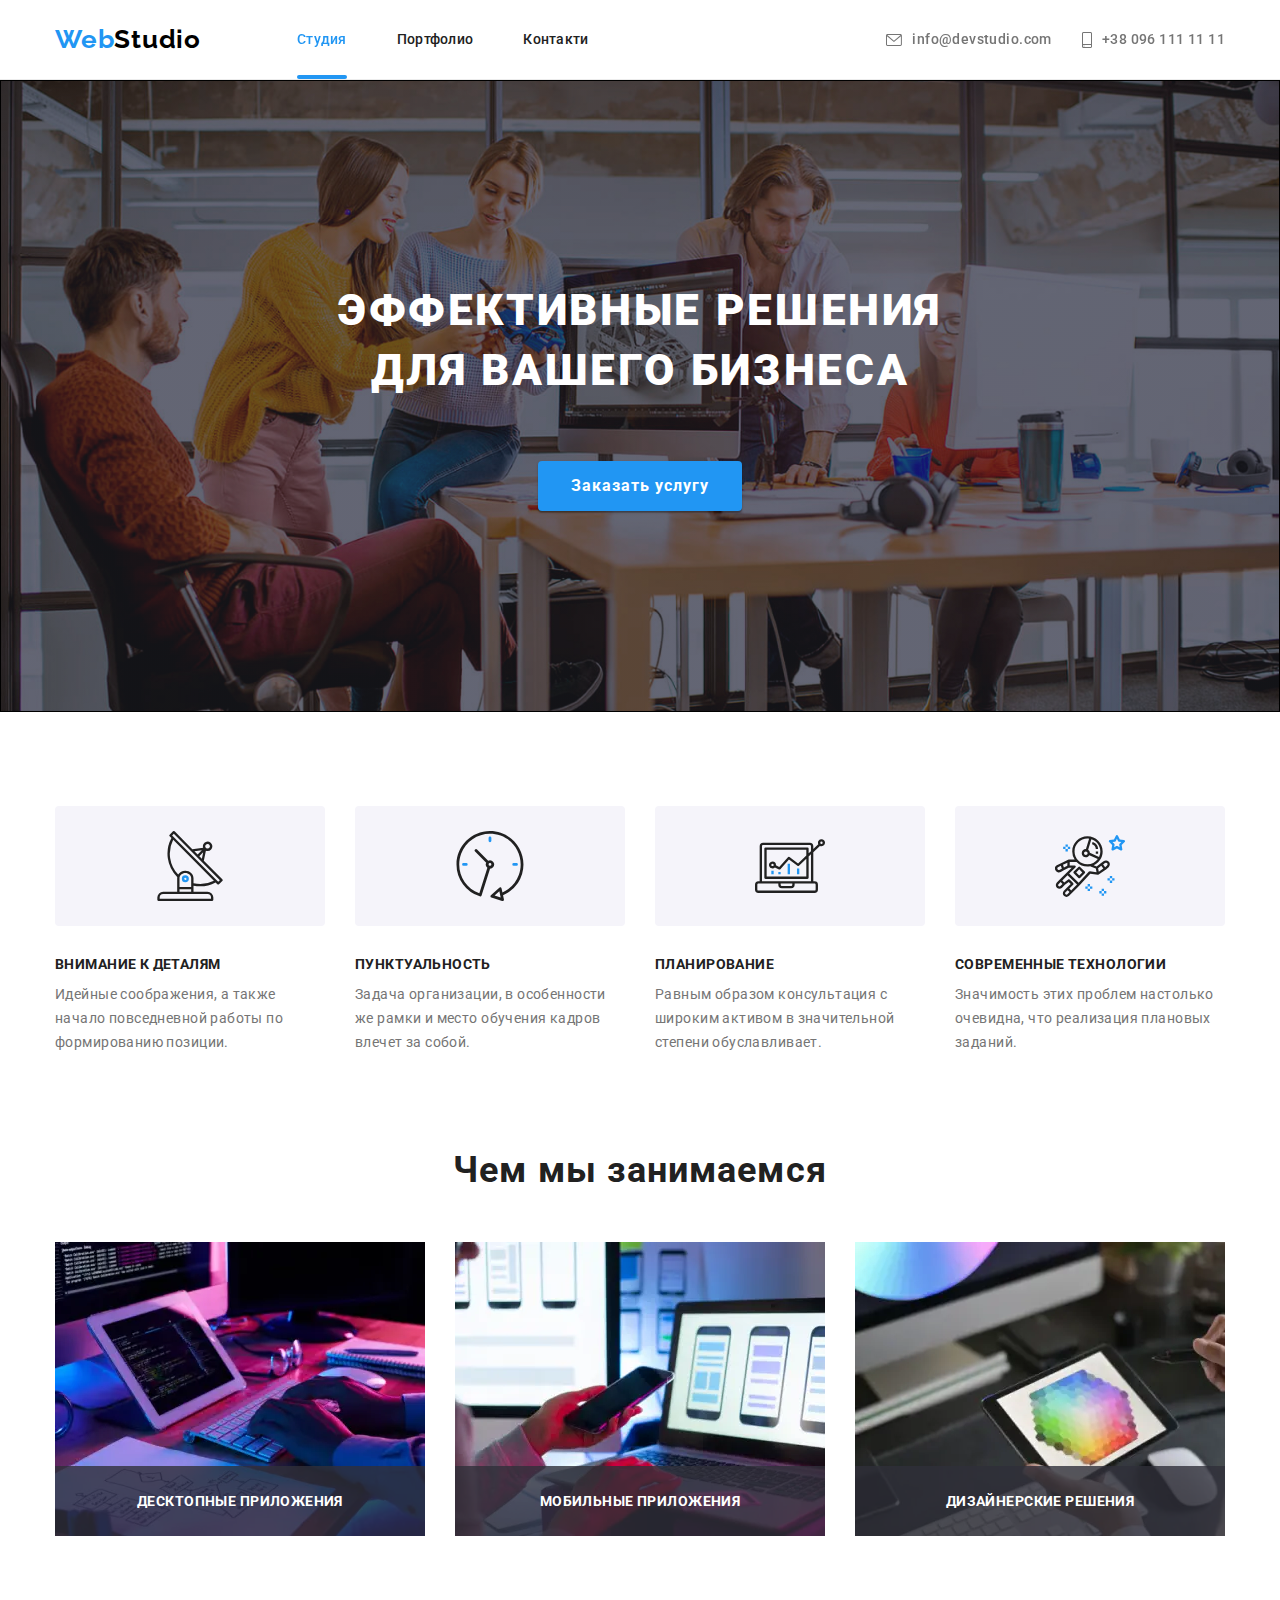
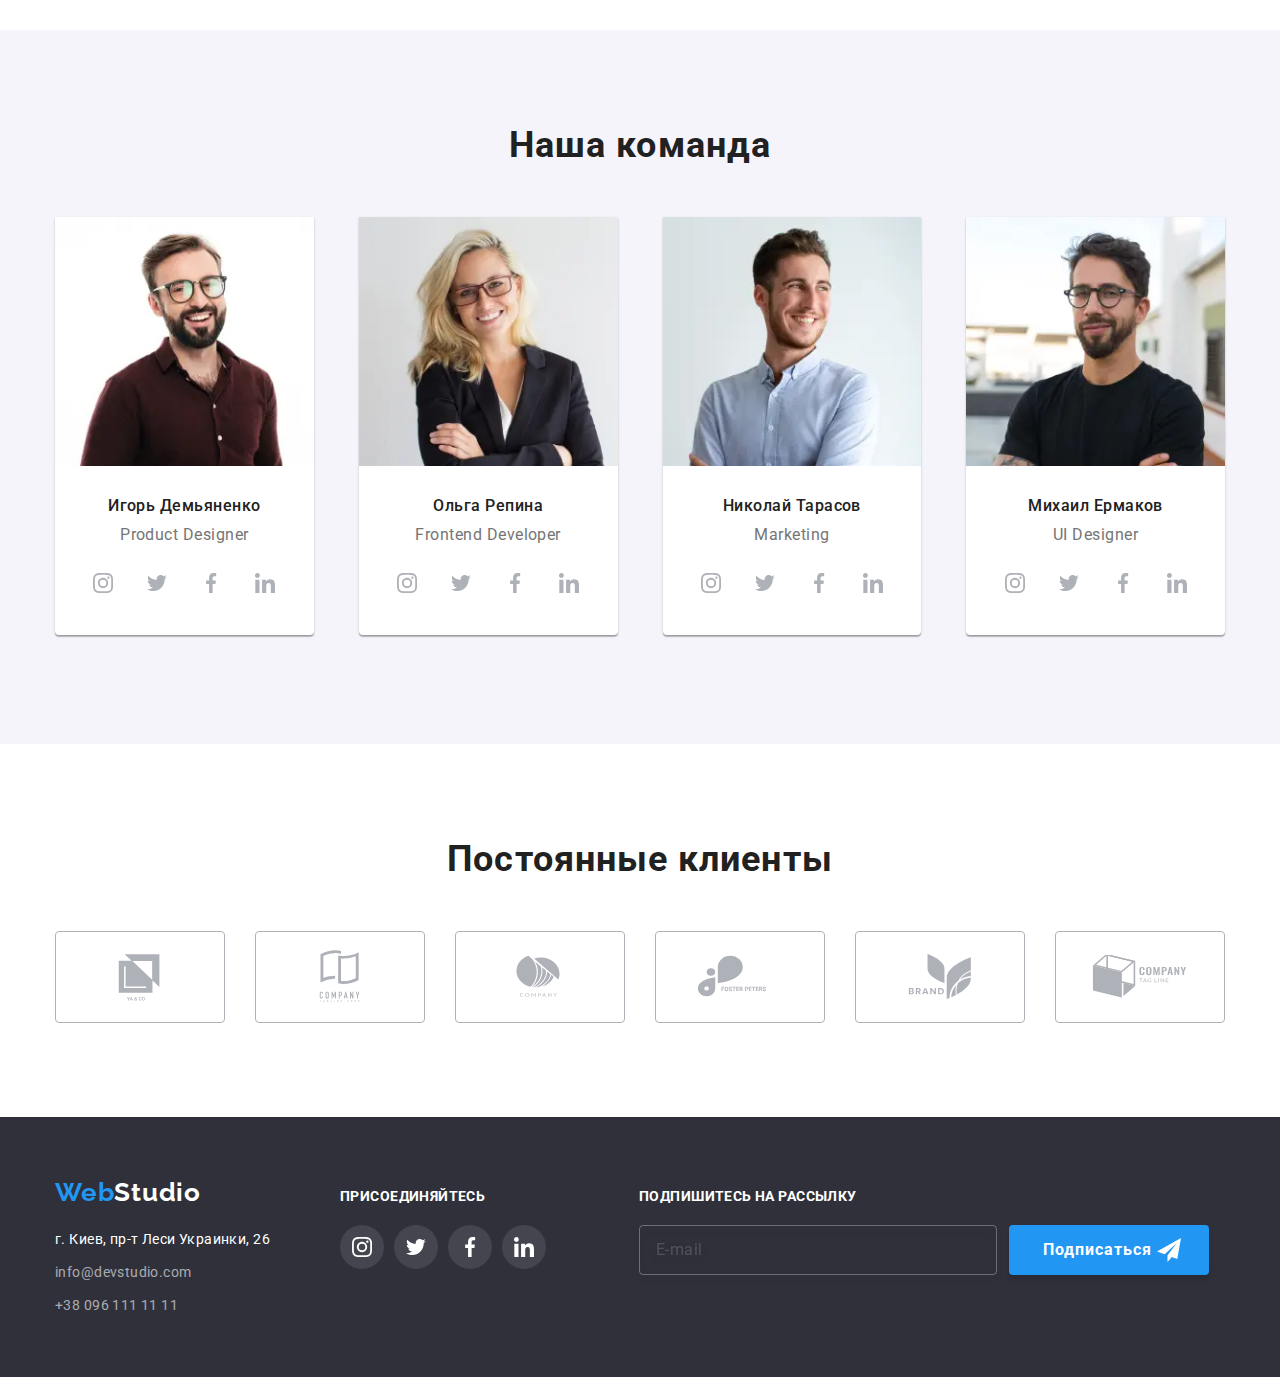
<file: index.html>
<!DOCTYPE html>
<html lang="ru">
  <head>
    <meta charset="UTF-8" />
    <meta http-equiv="X-UA-Compatible" content="IE=edge" />
    <meta name="viewport" content="width=device-width, initial-scale=1.0" />
    <link rel="preconnect" href="https://fonts.googleapis.com" />
    <link rel="preconnect" href="https://fonts.gstatic.com" crossorigin />
    <link rel="preconnect" href="https://fonts.googleapis.com" />
    <link rel="preconnect" href="https://fonts.gstatic.com" crossorigin />
    <link
      rel="stylesheet"
      href="https://cdnjs.cloudflare.com/ajax/libs/modern-normalize/1.0.0/modern-normalize.min.css"
    />
    <link
      href="https://fonts.googleapis.com/css2?family=Roboto:wght@400;500;700;900&display=swap"
      rel="stylesheet"
    />
    <link rel="preconnect" href="https://fonts.googleapis.com" />
    <link rel="preconnect" href="https://fonts.gstatic.com" crossorigin />
    <link
      href="https://fonts.googleapis.com/css2?family=Raleway:wght@700&display=swap"
      rel="stylesheet"
    />
    <link rel="stylesheet" href="./css/main.min.css" />
    <title>Студия</title>
  </head>
  <body>
    <!--Шапка-->
    <header class="header">
      <div class="container header__container">
        <a class="header__link" href="index.html">
          <span class="header__logo">Web</span>Studio</a
        >
        <button
          type="button"
          class="header__button"
          data-menu-button
          aria-controls="menu-container"
        >
          <svg width="40" height="40">
            <use
              class="icon-menu"
              href="./images/symbol-defs-menu.svg#icon-menu"
            ></use>
            <use
              class="icon-cross"
              href="./images/symbol-defs-menu.svg#icon-close"
            ></use>
          </svg>
        </button>
        <div class="menu-container" id="menu-container" data-menu>
          <div class="menu-container__item">
            <nav class="header__nav">
              <ul class="header__navigation">
                <li class="header__item">
                  <a class="header__text current" href="index.html">Студия</a>
                </li>
                <li class="header__item">
                  <a class="header__text" href="portfolio.html">Портфолио</a>
                </li>
                <li class="header__item">
                  <a class="header__text" href="#">Контакти</a>
                </li>
              </ul>
            </nav>
          </div>
          <div class="menu-container__item">
            <ul class="header__contacts">
              <li class="header__cont">
                <a
                  class="header__label header__label--color"
                  href="mailto:info@devstudio.com"
                >
                  <svg class="header__envelope">
                    <use href="./images/symbol-defsnew.svg#icon-envelope"></use>
                  </svg>
                  info@devstudio.com</a
                >
              </li>
              <li class="header__cont size">
                <a
                  class="header__label header__label--color size"
                  href="tel:+380961111111"
                >
                  <svg class="header__smartphone">
                    <use
                      href="./images/symbol-defsnew.svg#icon-smartphone"
                    ></use>
                  </svg>
                  +38 096 111 11 11</a
                >
              </li>
            </ul>
            <ul class="menu-socials">
              <li class="menu-socials__item">
                <a class="menu-socials__link" href="#">Инстаграм</a>
              </li>
              <li class="menu-socials__item">
                <a class="menu-socials__link" href="#">Твиттер</a>
              </li>
              <li class="menu-socials__item">
                <a class="menu-socials__link" href="#">Фейсбук</a>
              </li>
              <li class="menu-socials__item">
                <a class="menu-socials__link" href="#">Линкедин</a>
              </li>
            </ul>
          </div>
        </div>
      </div>
    </header>
    <main>
      <section class="section choice-section">
        <div class="container hero-container">
          <h1 class="hero">Эффективные решения для вашего бизнеса</h1>
          <button class="btn" type="button" data-modal-open>
            Заказать услугу
          </button>
          <div class="backdrop is-hidden" data-modal>
            <div class="modal">
              <button class="btn-close" data-modal-close>&#10005;</button>
              <p class="modal-title">Оставьте свои данные, мы вам перезвоним</p>
              <form class="form" name="main-form" novalidate autocomplete="on">
                <div class="form-name">
                  <label class="form-name-label" for="user-name">Имя</label>
                  <div class="form-input">
                    <input
                      class="form-name-input"
                      id="user-name"
                      type="text"
                      name="user-name"
                      placeholder
                    />
                    <svg class="form-name-icon">
                      <use
                        href="./images/symbol-defsmodal.svg#icon-person-1"
                      ></use>
                    </svg>
                  </div>
                </div>
                <div class="form-name">
                  <label class="form-name-label" for="user-tel">Телефон</label>
                  <div class="form-input">
                    <input
                      class="form-name-input"
                      id="user-tel"
                      type="tel"
                      name="user-tel"
                      placeholder
                    />
                    <svg class="form-name-icon">
                      <use
                        href="./images/symbol-defsmodal.svg#icon-phone-1"
                      ></use>
                    </svg>
                  </div>
                </div>
                <div class="form-name">
                  <label class="form-name-label" for="user-email">Почта</label>
                  <div class="form-input">
                    <input
                      class="form-name-input"
                      id="user-email"
                      type="email"
                      name="user-emali"
                      placeholder
                    />
                    <svg class="form-name-icon">
                      <use
                        href="./images/symbol-defsmodal.svg#icon-email-1"
                      ></use>
                    </svg>
                  </div>
                </div>
                <div class="form-name">
                  <div class="form-input">
                    <label class="form-name-label" for="user-coment"
                      >Комментарий</label
                    >
                    <textarea
                      class="form-name-input form-name-input-textarea"
                      name="user-coment"
                      id="user-coment"
                      rows="10"
                      placeholder="Введите текст"
                    ></textarea>
                  </div>
                  <div class="form-name checkbox">
                    <label class="checkbox-label" for="checkbox">
                      Соглашаюсь с рассылкой и принимаю
                      <a class="form-name-lable-text" href="#"
                        >Условия договора
                      </a>
                      <input
                        class="checkbox-input visually-hidden"
                        id="checkbox"
                        type="checkbox"
                        name="checkbox"
                      />
                      <svg
                        class="checkbox-icon icon-chek"
                        width="16"
                        height="15"
                      >
                        <use
                          href="./images/symbol-defs-icon.svg#icon-box"
                        ></use>
                      </svg>
                      <svg
                        class="checkbox-icon icon-bird"
                        width="16"
                        height="15"
                      >
                        <use
                          href="./images/symbol-defs-bird.svg#icon-bird"
                        ></use>
                      </svg>
                    </label>
                  </div>
                </div>
                <button class="form-name-btn" type="submit">Отправить</button>
              </form>
            </div>
          </div>
        </div>
      </section>
      <section class="section features-section">
        <div class="container">
          <h2 class="visually-hidden">Особенности</h2>
          <ul class="main-list">
            <li class="item-list">
              <div class="icon-box">
                <svg class="icon" width="70" height="70">
                  <use
                    class="icon-item"
                    href="./images/symbol-defsnew.svg#icon-antenna"
                  ></use>
                </svg>
              </div>
              <h3 class="action">Внимание к деталям</h3>
              <p class="description">
                Идейные соображения, а также начало повседневной работы по
                формированию позиции.
              </p>
            </li>
            <li class="item-list">
              <div class="icon-box">
                <svg class="icon" width="70" height="70">
                  <use
                    class="icon-item"
                    href="./images/symbol-defsnew.svg#icon-clock"
                  ></use>
                </svg>
              </div>
              <h3 class="action">Пунктуальность</h3>
              <p class="description">
                Задача организации, в особенности же рамки и место обучения
                кадров влечет за собой.
              </p>
            </li>
            <li class="item-list">
              <div class="icon-box">
                <svg class="icon" width="70" height="70">
                  <use
                    class="icon-item"
                    href="./images/symbol-defsnew.svg#icon-diagram"
                  ></use>
                </svg>
              </div>
              <h3 class="action">Планирование</h3>
              <p class="description">
                Равным образом консультация с широким активом в значительной
                степени обуславливает.
              </p>
            </li>
            <li class="item-list">
              <div class="icon-box">
                <svg class="icon" width="70" height="70">
                  <use
                    class="icon-item"
                    href="./images/symbol-defsnew.svg#icon-astronaut"
                  ></use>
                </svg>
              </div>
              <h3 class="action">Современные технологии</h3>
              <p class="description">
                Значимость этих проблем настолько очевидна, что реализация
                плановых заданий.
              </p>
            </li>
          </ul>
        </div>
      </section>
      <section class="section about__section">
        <div class="container about__container">
          <h2 class="about__title">Чем мы занимаемся</h2>
          <ul class="img-box">
            <li class="img-box__item">
              <picture>
                <source
                  srcset="./images/box1.webp 1x, ./images/box1@2x.webp 2x"
                  type="image/webp"
                />
                <img
                  ssrcset="./images/box1.jpg 1x, ./images/box1@2x.jpg 2x"
                  src="./images/box1.jpg"
                  alt="Десктопные Приложения"
                  width="370"
                  height="294"
                />
              </picture>
              <p class="img-box__text">Десктопные Приложения</p>
            </li>
            <li class="img-box__item">
              <picture>
                <source
                  srcset="./images/box2.webp 1x, ./images/box2@2x.webp 2x"
                  type="image/webp"
                />
                <img
                  srcset="./images/box2.jpg 1x, ./images/box2@2x.jpg 2x"
                  src="./images/box2.jpg"
                  alt="Мобильные Приложения"
                  width="370"
                  height="294"
                />
              </picture>
              <p class="img-box__text">Мобильные Приложения</p>
            </li>
            <li class="img-box__item">
              <picture>
                <source
                  srcset="./images/box3.webp 1x, ./images/box3@2x.webp 2x"
                  type="image/webp"
                />
                <img
                  srcset="./images/box3.jpg 1x, ./images/box3@2x.jpg 2x"
                  src="./images/box3.jpg"
                  alt="Дизайнерские Решения"
                  width="370"
                  height="294"
                />
              </picture>
              <p class="img-box__text">Дизайнерские Решения</p>
            </li>
          </ul>
        </div>
      </section>
      <section class="section team-section">
        <div class="container team-container">
          <h2 class="team">Наша команда</h2>
          <ul class="title-team">
            <li class="img-team">
              <picture>
                <source
                  srcset="./images/person.webp 1x, ./images/person@2x.webp 2x"
                  type="image/webp"
                />
                <img
                  class="img-person"
                  srcset="./images/person.jpg 1x, ./images/person@2x.jpg 2x"
                  src="./images/person.jpg"
                  alt="Игорь Демьяненко Product Designer"
                  width="270"
                  height="260"
                />
              </picture>
              <div class="card-content">
                <h3 class="person">Игорь Демьяненко</h3>
                <p class="speciality">Product Designer</p>
                <ul class="socials-list">
                  <li class="socials-item">
                    <a href="#" class="socials-link">
                      <svg class="socials-icon" width="20px" height="20px">
                        <use
                          href="./images/symbol-defsnew.svg#icon-instagram"
                        ></use>
                      </svg>
                    </a>
                  </li>
                  <li class="socials-item">
                    <a href="#" class="socials-link">
                      <svg class="socials-icon" width="20px" height="20px">
                        <use
                          href="./images/symbol-defsnew.svg#icon-twitter"
                        ></use>
                      </svg>
                    </a>
                  </li>
                  <li class="socials-item">
                    <a href="#" class="socials-link">
                      <svg class="socials-icon" width="20px" height="20px">
                        <use
                          href="./images/symbol-defsnew.svg#icon-facebook"
                        ></use>
                      </svg>
                    </a>
                  </li>
                  <li class="socials-item">
                    <a href="#" class="socials-link">
                      <svg class="socials-icon" width="20px" height="20px">
                        <use
                          href="./images/symbol-defsnew.svg#icon-linkedin"
                        ></use>
                      </svg>
                    </a>
                  </li>
                </ul>
              </div>
            </li>
            <li class="img-team">
              <picture>
                <source
                  srcset="./images/person2.webp 1x, ./images/person2@2x.webp 2x"
                  type="image/webp"
                />
                <img
                  class="img-person"
                  srcset="./images/person2.jpg 1x, ./images/person2@2x.jpg 2x"
                  src="./images/person2.jpg"
                  alt="Ольга Репина Frontend Developer"
                  width="270"
                  height="260"
                />
              </picture>
              <div class="card-content">
                <h3 class="person">Ольга Репина</h3>
                <p class="speciality">Frontend Developer</p>
                <ul class="socials-list">
                  <li class="socials-item">
                    <a href="#" class="socials-link">
                      <svg class="socials-icon" width="20px" height="20px">
                        <use
                          href="./images/symbol-defsnew.svg#icon-instagram"
                        ></use>
                      </svg>
                    </a>
                  </li>
                  <li class="socials-item">
                    <a href="#" class="socials-link">
                      <svg class="socials-icon" width="20px" height="20px">
                        <use
                          href="./images/symbol-defsnew.svg#icon-twitter"
                        ></use>
                      </svg>
                    </a>
                  </li>
                  <li class="socials-item">
                    <a href="#" class="socials-link">
                      <svg class="socials-icon" width="20px" height="20px">
                        <use
                          href="./images/symbol-defsnew.svg#icon-facebook"
                        ></use>
                      </svg>
                    </a>
                  </li>
                  <li class="socials-item">
                    <a href="#" class="socials-link">
                      <svg class="socials-icon" width="20px" height="20px">
                        <use
                          href="./images/symbol-defsnew.svg#icon-linkedin"
                        ></use>
                      </svg>
                    </a>
                  </li>
                </ul>
              </div>
            </li>
            <li class="img-team">
              <picture>
                <source
                  srcset="./images/person3.webp 1x, ./images/person3@2x.webp 2x"
                  type="image/webp"
                />
                <img
                  class="img-person"
                  srcset="./images/person3.jpg 1x, ./images/person3@2x.jpg 2x"
                  src="./images/person3.jpg"
                  alt="Николай Тарасов Marketing"
                  width="270"
                  height="260"
                />
              </picture>
              <div class="card-content">
                <h3 class="person">Николай Тарасов</h3>
                <p class="speciality">Marketing</p>
                <ul class="socials-list">
                  <li class="socials-item">
                    <a href="#" class="socials-link">
                      <svg class="socials-icon" width="20px" height="20px">
                        <use
                          href="./images/symbol-defsnew.svg#icon-instagram"
                        ></use>
                      </svg>
                    </a>
                  </li>
                  <li class="socials-item">
                    <a href="#" class="socials-link">
                      <svg class="socials-icon" width="20px" height="20px">
                        <use
                          href="./images/symbol-defsnew.svg#icon-twitter"
                        ></use>
                      </svg>
                    </a>
                  </li>
                  <li class="socials-item">
                    <a href="#" class="socials-link">
                      <svg class="socials-icon" width="20px" height="20px">
                        <use
                          href="./images/symbol-defsnew.svg#icon-facebook"
                        ></use>
                      </svg>
                    </a>
                  </li>
                  <li class="socials-item">
                    <a href="#" class="socials-link">
                      <svg class="socials-icon" width="20px" height="20px">
                        <use
                          href="./images/symbol-defsnew.svg#icon-linkedin"
                        ></use>
                      </svg>
                    </a>
                  </li>
                </ul>
              </div>
            </li>
            <li class="img-team">
              <picture>
                <source
                  srcset="./images/person4.webp 1x, ./images/person4@2x.webp 2x"
                  type="image/webp"
                />
                <img
                  class="img-person"
                  srcset="./images/person4.jpg 1x, ./images/person4@2x.jpg 2x"
                  src="./images/person4.jpg"
                  alt="Михаил Ермаков UI Designer"
                  width="270"
                  height="260"
                />
              </picture>
              <div class="card-content">
                <h3 class="person">Михаил Ермаков</h3>
                <p class="speciality">UI Designer</p>
                <ul class="socials-list">
                  <li class="socials-item">
                    <a href="#" class="socials-link">
                      <svg class="socials-icon" width="20px" height="20px">
                        <use
                          href="./images/symbol-defsnew.svg#icon-instagram"
                        ></use>
                      </svg>
                    </a>
                  </li>
                  <li class="socials-item">
                    <a href="#" class="socials-link">
                      <svg class="socials-icon" width="20px" height="20px">
                        <use
                          href="./images/symbol-defsnew.svg#icon-twitter"
                        ></use>
                      </svg>
                    </a>
                  </li>
                  <li class="socials-item">
                    <a href="#" class="socials-link">
                      <svg class="socials-icon" width="20px" height="20px">
                        <use
                          href="./images/symbol-defsnew.svg#icon-facebook"
                        ></use>
                      </svg>
                    </a>
                  </li>
                  <li class="socials-item">
                    <a href="#" class="socials-link">
                      <svg class="socials-icon" width="20px" height="20px">
                        <use
                          href="./images/symbol-defsnew.svg#icon-linkedin"
                        ></use>
                      </svg>
                    </a>
                  </li>
                </ul>
              </div>
            </li>
          </ul>
        </div>
      </section>
      <section class="section client-section">
        <div class="container client-container">
          <h2 class="client-header">Постоянные клиенты</h2>
          <div class="client-box">
            <ul class="client-list">
              <li class="icon-client-item">
                <a href="#" class="icon-group">
                  <svg class="icon-client" width="106" height="60">
                    <use href="./images/symbol-defsgroup.svg#icon-Group1"></use>
                  </svg>
                </a>
              </li>
              <li class="icon-client-item">
                <a href="#" class="icon-group">
                  <svg class="icon-client" width="106" height="60">
                    <use href="./images/symbol-defsgroup.svg#icon-Group2"></use>
                  </svg>
                </a>
              </li>
              <li class="icon-client-item">
                <a href="#" class="icon-group">
                  <svg class="icon-client" width="106" height="60">
                    <use href="./images/symbol-defsgroup.svg#icon-Group3"></use>
                  </svg>
                </a>
              </li>
              <li class="icon-client-item">
                <a href="#" class="icon-group"
                  ><svg class="icon-client" width="106" height="60">
                    <use href="./images/symbol-defsgroup.svg#icon-Group4"></use>
                  </svg>
                </a>
              </li>
              <li class="icon-client-item">
                <a href="#" class="icon-group">
                  <svg class="icon-client" width="106" height="60">
                    <use href="./images/symbol-defsgroup.svg#icon-Group5"></use>
                  </svg>
                </a>
              </li>
              <li class="icon-client-item">
                <a href="#" class="icon-group">
                  <svg class="icon-client" width="106" height="60">
                    <use href="./images/symbol-defsgroup.svg#icon-Group6"></use>
                  </svg>
                </a>
              </li>
            </ul>
          </div>
        </div>
      </section>
    </main>
    <footer class="footer">
      <div class="container footer-container">
        <div class="footer-wrap">
          <div class="footer-info">
            <a class="logo-fotter" href="index.html">
              <span class="color-logo-fotter">Web</span>Studio</a
            >
            <address class="address-footer">
              <ul>
                <li class="address-list">
                  <a class="contact-list" href="#"
                    ><span class="map">г. Киев, пр-т Леси Украинки, 26</span></a
                  >
                </li>
                <li class="address-list">
                  <a class="contact-list" href="mailto:info@devstudio.com "
                    >info@devstudio.com</a
                  >
                </li>
                <li class="address-list">
                  <a class="contact-list" href="tel:+380961111111"
                    >+38 096 111 11 11</a
                  >
                </li>
              </ul>
            </address>
          </div>
          <div class="footer-icon-box">
            <p class="footer-icon-header">Присоединяйтесь</p>
            <ul class="footer-icon-list">
              <li class="socials-item">
                <a href="#" class="socials-link-footer">
                  <svg class="socials-icon" width="20px" height="20px">
                    <use
                      href="./images/symbol-defsnew.svg#icon-instagram"
                    ></use>
                  </svg>
                </a>
              </li>
              <li class="socials-item">
                <a href="#" class="socials-link-footer">
                  <svg class="socials-icon" width="20px" height="20px">
                    <use href="./images/symbol-defsnew.svg#icon-twitter"></use>
                  </svg>
                </a>
              </li>
              <li class="socials-item">
                <a href="#" class="socials-link-footer">
                  <svg class="socials-icon" width="20px" height="20px">
                    <use href="./images/symbol-defsnew.svg#icon-facebook"></use>
                  </svg>
                </a>
              </li>
              <li class="socials-item">
                <a href="#" class="socials-link-footer">
                  <svg class="socials-icon" width="20px" height="20px">
                    <use href="./images/symbol-defsnew.svg#icon-linkedin"></use>
                  </svg>
                </a>
              </li>
            </ul>
          </div>
          <div class="subscribe">
            <form
              class="subscribe-form"
              name="subscribe-form"
              autocomplete="on"
              novalidate
            >
              <label class="subscribe-label" for="email"
                >Подпишитесь на рассылку</label
              >
              <div class="subscribe-control">
                <input
                  class="subscribe-input"
                  id="email"
                  type="email"
                  name="email"
                  placeholder="E-mail"
                />
                <svg class="subscribe-icon" width="24" height="24">
                  <use
                    href="./images/symbol-defs-send.svg#icon-icon-send"
                  ></use>
                </svg>
                <button class="subscribe-btn" type="submit">Подписаться</button>
              </div>
            </form>
          </div>
        </div>
      </div>
    </footer>
    <script src="./js/modal.js"></script>
    <script src="./js/mobile-menu.js"></script>
  </body>
</html>
</file>
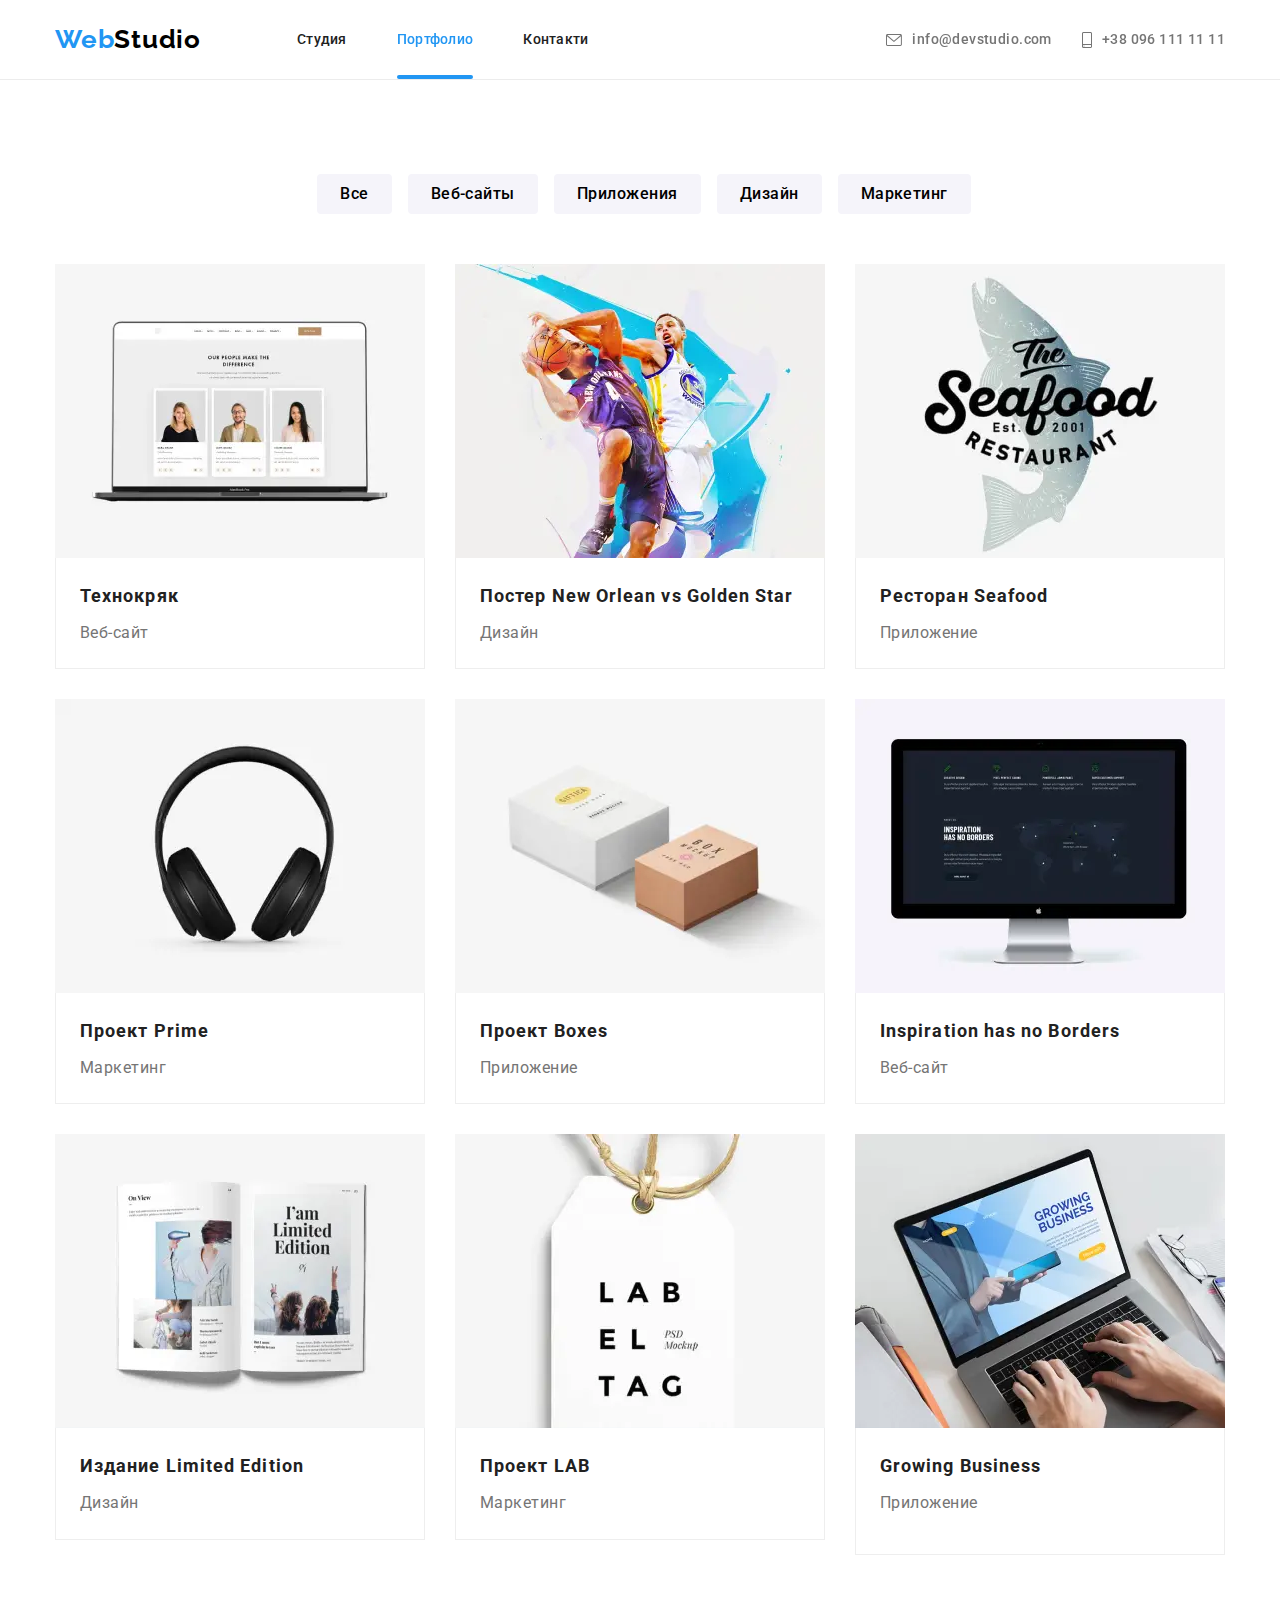
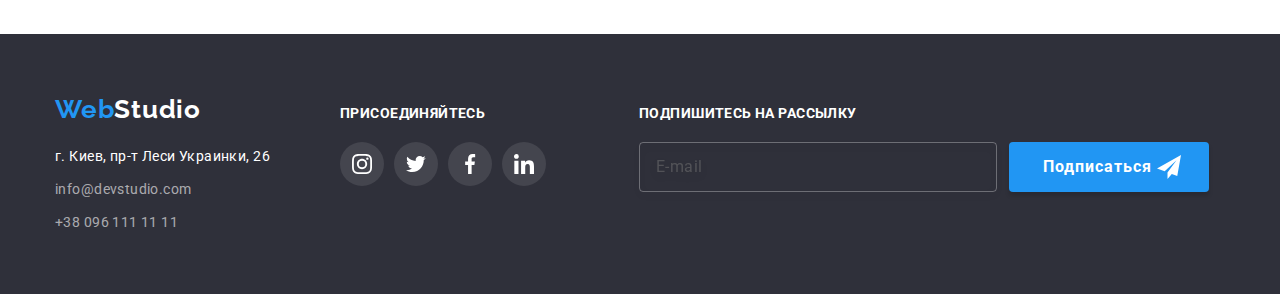
<file: portfolio.html>
<!DOCTYPE html>
<html lang="ru">
  <head>
    <meta charset="UTF-8" />
    <meta http-equiv="X-UA-Compatible" content="IE=edge" />
    <meta name="viewport" content="width=device-width, initial-scale=1.0" />
    <link rel="preconnect" href="https://fonts.googleapis.com" />
    <link rel="preconnect" href="https://fonts.gstatic.com" crossorigin />
    <link
      rel="stylesheet"
      href="https://cdnjs.cloudflare.com/ajax/libs/modern-normalize/1.0.0/modern-normalize.min.css"
    />
    <link
      href="https://fonts.googleapis.com/css2?family=Roboto:wght@400;500;700;900&display=swap"
      rel="stylesheet"
    />
    <link rel="preconnect" href="https://fonts.googleapis.com" />
    <link rel="preconnect" href="https://fonts.gstatic.com" crossorigin />
    <link
      href="https://fonts.googleapis.com/css2?family=Raleway:wght@700&display=swap"
      rel="stylesheet"
    />
    <!-- <link rel="stylesheet" href="css/slyles.css" /> -->
    <link rel="stylesheet" href="./css/main.min.css" />
    <title>Портфолио</title>
  </head>
  <body>
    <header class="header">
      <div class="container header__container">
        <a class="header__link" href="index.html">
          <span class="header__logo">Web</span>Studio</a
        >
        <button
          type="button"
          class="header__button"
          data-menu-button
          aria-controls="menu-container"
        >
          <svg width="40" height="40">
            <use
              class="icon-menu"
              href="./images/symbol-defs-menu.svg#icon-menu"
            ></use>
            <use
              class="icon-cross"
              href="./images/symbol-defs-menu.svg#icon-close"
            ></use>
          </svg>
        </button>
        <div class="menu-container" id="menu-container" data-menu>
          <div class="menu-container__item">
            <nav class="header__nav">
              <ul class="header__navigation">
                <li class="header__item">
                  <a class="header__text" href="index.html">Студия</a>
                </li>
                <li class="header__item">
                  <a class="header__text current" href="portfolio.html"
                    >Портфолио</a
                  >
                </li>
                <li class="header__item">
                  <a class="header__text" href="#">Контакти</a>
                </li>
              </ul>
            </nav>
          </div>
          <div class="menu-container__item">
            <ul class="header__contacts">
              <li class="header__cont">
                <a
                  class="header__label header__label--color"
                  href="mailto:info@devstudio.com"
                >
                  <svg class="header__envelope">
                    <use href="./images/symbol-defsnew.svg#icon-envelope"></use>
                  </svg>
                  info@devstudio.com</a
                >
              </li>
              <li class="header__cont size">
                <a
                  class="header__label header__label--color size"
                  href="tel:+380961111111"
                >
                  <svg class="header__smartphone">
                    <use
                      href="./images/symbol-defsnew.svg#icon-smartphone"
                    ></use>
                  </svg>
                  +38 096 111 11 11</a
                >
              </li>
            </ul>
            <ul class="menu-socials">
              <li class="menu-socials__item">
                <a class="menu-socials__link" href="#">Инстаграм</a>
              </li>
              <li class="menu-socials__item">
                <a class="menu-socials__link" href="#">Твиттер</a>
              </li>
              <li class="menu-socials__item">
                <a class="menu-socials__link" href="#">Фейсбук</a>
              </li>
              <li class="menu-socials__item">
                <a class="menu-socials__link" href="#">Линкедин</a>
              </li>
            </ul>
          </div>
        </div>
      </div>
    </header>
    <main>
      <section class="section filter-section">
        <div class="container filter-container">
          <h1 class="visually-hidden">Фильтр</h1>
          <ul class="filter">
            <li><button class="filter__button" type="button">Все</button></li>
            <li>
              <button class="filter__button" type="button">Веб-сайты</button>
            </li>
            <li>
              <button class="filter__button" type="button">Приложения</button>
            </li>
            <li>
              <button class="filter__button" type="button">Дизайн</button>
            </li>
            <li>
              <button class="filter__button" type="button">Маркетинг</button>
            </li>
          </ul>
          <ul class="app-list">
            <li class="item-app">
              <a class="product-link" href="#">
                <div class="product-link-content">
                  <picture>
                    <source
                      srcset="./images/card1.webp 1x, ./images/card1@2x.webp 2x"
                      type="image/webp"
                    />
                    <img
                      class="product-img"
                      srcset="./images/card1.jpg 1x, ./images/card1@2x.jpg 2x"
                      src="./images/card1.jpg"
                      alt="Пример техноякоря"
                      width="370"
                      height="294"
                    />
                  </picture>
                  <p class="product-link-overlay">
                    Ресурс предлагает комплексные предложения с разным уровнем
                    функционала и сервисов. Все это позволит посетителю получить
                    исчерпывающие сведения о компании или частном лице.
                  </p>
                </div>
                <div class="app-content">
                  <h2 class="product">Технокряк</h2>
                  <p class="type">Веб-сайт</p>
                </div>
              </a>
            </li>
            <li class="item-app">
              <a class="product-link" href="#">
                <div class="product-link-content">
                  <picture>
                    <source
                      srcset="./images/card2.webp 1x, ./images/card2@2x.webp 2x"
                      type="image/webp"
                    />
                    <img
                      class="product-img"
                      srcset="./images/card2.jpg 1x, ./images/card2@2.jpg 2x"
                      src="./images/card2.jpg"
                      alt="Постер New Orlean vs Golden Star"
                      width="370"
                      height="294"
                    />
                  </picture>
                  <p class="product-link-overlay">
                    Ресурс предлагает комплексные предложения с разным уровнем
                    функционала и сервисов. Все это позволит посетителю получить
                    исчерпывающие сведения о компании или частном лице.
                  </p>
                </div>
                <div class="app-content">
                  <h2 class="product">Постер New Orlean vs Golden Star</h2>
                  <p class="type">Дизайн</p>
                </div>
              </a>
            </li>
            <li class="item-app">
              <a class="product-link" href="#">
                <div class="product-link-content">
                  <picture>
                    <source
                      srcset="./images/card3.webp 1x, ./images/card3@2x.webp 2x"
                      type="image/webp"
                    />
                    <img
                      class="product-img"
                      srcset="./images/card3.jpg 1x, ./images/card3@2x.jpg 2x"
                      src="./images/card3.jpg"
                      alt="Ресторан Seafood"
                      width="370"
                      height="294"
                    />
                  </picture>
                  <p class="product-link-overlay">
                    Ресурс предлагает комплексные предложения с разным уровнем
                    функционала и сервисов. Все это позволит посетителю получить
                    исчерпывающие сведения о компании или частном лице.
                  </p>
                </div>
                <div class="app-content">
                  <h2 class="product">Ресторан Seafood</h2>
                  <p class="type">Приложение</p>
                </div>
              </a>
            </li>
            <li class="item-app">
              <a class="product-link" href="#">
                <div class="product-link-content">
                  <picture>
                    <source
                      srcset="./images/card4.webp 1x, ./images/card4@2x.webp 2x"
                      type="image/webp"
                    />
                    <img
                      class="product-img"
                      srcset="./images/card4.jpg 1x, ./images/card@2x./jpg 2x"
                      src="./images/card4.jpg"
                      alt="Проект Prime"
                      width="370"
                      height="294"
                    />
                  </picture>
                  <p class="product-link-overlay">
                    Ресурс предлагает комплексные предложения с разным уровнем
                    функционала и сервисов. Все это позволит посетителю получить
                    исчерпывающие сведения о компании или частном лице.
                  </p>
                </div>
                <div class="app-content">
                  <h2 class="product">Проект Prime</h2>
                  <p class="type">Маркетинг</p>
                </div>
              </a>
            </li>
            <li class="item-app">
              <a class="product-link" href="#">
                <div class="product-link-content">
                  <picture>
                    <source
                      srcset="./images/card5.webp 1x, ./images/card5@2x.webp 2x"
                      type="image/webp"
                    />
                    <img
                      class="product-img"
                      srcset="./images/card5.jpg 1x, ./images/card5@2x.jpg 2x"
                      src="./images/card5.jpg"
                      alt="Проект Boxes"
                      width="370"
                      height="294"
                    />
                  </picture>
                  <p class="product-link-overlay">
                    Ресурс предлагает комплексные предложения с разным уровнем
                    функционала и сервисов. Все это позволит посетителю получить
                    исчерпывающие сведения о компании или частном лице.
                  </p>
                </div>
                <div class="app-content">
                  <h2 class="product">Проект Boxes</h2>
                  <p class="type">Приложение</p>
                </div>
              </a>
            </li>
            <li class="item-app">
              <a class="product-link" href="#">
                <div class="product-link-content">
                  <picture>
                    <source
                      srcset="./images/card6.webp 1x, ./images/card6@2x.webp 2x"
                      type="image/webp"
                    />
                    <img
                      class="product-img"
                      srcset="./images/card6.jpg 1x, ./images/card6@2x.jpg 2x"
                      src="./images/card6.jpg"
                      alt="Inspiration has no Borders"
                      width="370"
                      height="294"
                    />
                  </picture>
                  <p class="product-link-overlay">
                    Ресурс предлагает комплексные предложения с разным уровнем
                    функционала и сервисов. Все это позволит посетителю получить
                    исчерпывающие сведения о компании или частном лице.
                  </p>
                </div>
                <div class="app-content">
                  <h2 class="product">Inspiration has no Borders</h2>
                  <p class="type">Веб-сайт</p>
                </div>
              </a>
            </li>
            <li class="item-app">
              <a class="product-link" href="#">
                <div class="product-link-content">
                  <picture>
                    <source
                      srcset="./images/card7.webp 1x, ./images/card7@2x.webp 2x"
                      type="image/webp"
                    />
                    <img
                      class="product-img"
                      srcset="./images/card7.jpg 1x, ./images/card7@2x.jpg 2x"
                      src="./images/card7.jpg"
                      alt="Издание Limited Edition"
                      width="370"
                      height="294"
                    />
                  </picture>
                  <p class="product-link-overlay">
                    Ресурс предлагает комплексные предложения с разным уровнем
                    функционала и сервисов. Все это позволит посетителю получить
                    исчерпывающие сведения о компании или частном лице.
                  </p>
                </div>
                <div class="app-content">
                  <h2 class="product">Издание Limited Edition</h2>
                  <p class="type">Дизайн</p>
                </div>
              </a>
            </li>
            <li class="item-app">
              <a class="product-link" href="#">
                <div class="product-link-content">
                  <picture>
                    <source
                      srcset="./images/card8.webp 1x, ./images/card8@2x.webp 2x"
                      type="image/webp"
                    />
                    <img
                      class="product-img"
                      srcset="./images/card8.jpg 1x, ./images/card8@2x.jpg 2x"
                      src="./images/card8.jpg"
                      alt="Проект LAB"
                      width="370"
                      height="294"
                    />
                  </picture>
                  <p class="product-link-overlay">
                    Ресурс предлагает комплексные предложения с разным уровнем
                    функционала и сервисов. Все это позволит посетителю получить
                    исчерпывающие сведения о компании или частном лице.
                  </p>
                </div>
                <div class="app-content">
                  <h2 class="product">Проект LAB</h2>
                  <p class="type">Маркетинг</p>
                </div>
              </a>
            </li>
            <li class="item-app">
              <a class="product-link" href="#">
                <div class="product-link-content">
                  <picture>
                    <source
                      srcset="./images/card9.webp 1x, ./images/card9@2x.webp 2x"
                      type="image/webp"
                    />
                    <img
                      class="product-img"
                      srcset="./images/card9.jpg 1x, ./images/card9@2x.jpg 2x"
                      src="./images/card9.jpg"
                      alt="Growing Business"
                      width="370"
                      height="294"
                    />
                  </picture>
                  <p class="product-link-overlay">
                    Ресурс предлагает комплексные предложения с разным уровнем
                    функционала и сервисов. Все это позволит посетителю получить
                    исчерпывающие сведения о компании или частном лице.
                  </p>
                </div>
                <div class="app-content">
                  <h2 class="product">Growing Business</h2>
                  <p class="type">Приложение</p>
                </div>
              </a>
            </li>
          </ul>
        </div>
      </section>
    </main>
    <footer class="footer">
      <div class="container footer-container">
        <div class="footer-wrap">
          <div class="footer-info">
            <a class="logo-fotter" href="index.html">
              <span class="color-logo-fotter">Web</span>Studio</a
            >
            <address class="address-footer">
              <ul>
                <li class="address-list">
                  <a class="contact-list" href="#"
                    ><span class="map">г. Киев, пр-т Леси Украинки, 26</span></a
                  >
                </li>
                <li class="address-list">
                  <a class="contact-list" href="mailto:info@devstudio.com "
                    >info@devstudio.com</a
                  >
                </li>
                <li class="address-list">
                  <a class="contact-list" href="tel:+380961111111"
                    >+38 096 111 11 11</a
                  >
                </li>
              </ul>
            </address>
          </div>
          <div class="footer-icon-box">
            <p class="footer-icon-header">Присоединяйтесь</p>
            <ul class="footer-icon-list">
              <li class="socials-item">
                <a href="#" class="socials-link-footer">
                  <svg class="socials-icon" width="20px" height="20px">
                    <use
                      href="./images/symbol-defsnew.svg#icon-instagram"
                    ></use>
                  </svg>
                </a>
              </li>
              <li class="socials-item">
                <a href="#" class="socials-link-footer">
                  <svg class="socials-icon" width="20px" height="20px">
                    <use href="./images/symbol-defsnew.svg#icon-twitter"></use>
                  </svg>
                </a>
              </li>
              <li class="socials-item">
                <a href="#" class="socials-link-footer">
                  <svg class="socials-icon" width="20px" height="20px">
                    <use href="./images/symbol-defsnew.svg#icon-facebook"></use>
                  </svg>
                </a>
              </li>
              <li class="socials-item">
                <a href="#" class="socials-link-footer">
                  <svg class="socials-icon" width="20px" height="20px">
                    <use href="./images/symbol-defsnew.svg#icon-linkedin"></use>
                  </svg>
                </a>
              </li>
            </ul>
          </div>
          <div class="subscribe">
            <form
              class="subscribe-form"
              name="subscribe-form"
              autocomplete="on"
              novalidate
            >
              <label class="subscribe-label" for="email"
                >Подпишитесь на рассылку</label
              >
              <div class="subscribe-control">
                <input
                  class="subscribe-input"
                  id="email"
                  type="email"
                  name="email"
                  placeholder="E-mail"
                />
                <svg class="subscribe-icon" width="24" height="24">
                  <use
                    href="./images/symbol-defs-send.svg#icon-icon-send"
                  ></use>
                </svg>
                <button class="subscribe-btn" type="submit">Подписаться</button>
              </div>
            </form>
          </div>
        </div>
      </div>
    </footer>
    <script src="./js/mobile-menu.js"></script>
  </body>
</html>
</file>
<file: css/slyles.css>
na:root {
    --color-choice:#2F303A;
    --color-main:#FFFFFF;
    --color-blue:#2196F3;
    --color-footer:#2F303A;
    --fotter-list:#FFFFFF;
    --heder-list:#212121;
    --color-text:#757575;
    --color-logo:#000000;
    --color-fotter-contact:rgba(255, 255, 255, 0.6);
    --color-button:#F5F4FA;
    --cardset-gap: 30px;
    --icon-gap:10px;
    --box-shadow:0px 1px 3px rgba(0, 0, 0, 0.12),
    0px 1px 1px rgba(0, 0, 0, 0.14),
    0px 2px 1px rgba(0, 0, 0, 0.2);
    --box-radius:0px 0px 4px 4px;
    --button-radius:4px 4px 4px 4px;
    --border-color:#EEEEEE;
    --border-color-nav:#ECECEC;
    --backgroung-color-hero:#C4C4C4;
    --fill-icon-socials: #AFB1B8;
    --cubik: cubic-bezier(0.4, 0, 0.2, 1);
    --background-color-img-box:rgba(47, 48, 58, 0.8);
}

body {
    font-family: Roboto, sans-serif;
    color: var(--color-text);
    background-color: var(--color-main);
    font-size: 14px;
    letter-spacing: 0.03em;

}
h1,
h2,
h3,
ul,
p,
ul {
    margin: 0px;
    padding: 0px;
    list-style-type: none;
}
img {
    display: block;
    max-width: 100%;
    height: auto;
}



address {
    font-style: normal;
    /* or */
    font-style: inherit;
}
.visually-hidden {
    position: absolute;
    white-space: nowrap;
    width: 1px;
    height: 1px;
    overflow: hidden;
    border: 0;
    padding: 0;
    clip: rect(0 0 0 0);
    clip-path: inset(50%);
    margin: -1px;
}

.container {
    width: 1200px;
    margin-left: auto;
    margin-right: auto;
    padding-left: 15px;
    padding-right: 15px;
}

/*--Навигация--*/
.header {
    border-bottom-style: solid;
    border-bottom-color: var(--border-color-nav);
    border-width: 1px;
}
.header__container {
    display: flex;
    align-items: center;

}
.header__navigation {
    display: flex;
    margin: 0;
    margin-left: 93px;
    padding: 0;
    align-items: center;
    font-weight: 500;
    font-size: 14px;
    line-height: 1.2;
    color: var(--heder-list);
    }
.header__nav {
    display: flex;
    margin: 0;
    padding-top: 24px;
    padding-bottom: 25px;
}

.header__logo {
    padding-top: 24px;
    padding-bottom: 25px;
}


.header__text {
    padding-top: 32px;
    padding-bottom: 32px;
    transition: color 250ms var(--cubik);
    color: var(--header-list);
    text-decoration: none;
}

.header__text:hover {
    color: var(--color-blue);
}

.header__text:focus {
    color: var(--color-main);
}


.current {
    position: relative;
    color: var(--color-blue);
}

.current::after {
    content: '';
    position: absolute;
    width: 100%;
    height: 4px;
    bottom: -5px;
    left: 0;
    border-radius: 2px;
    background-color: var(--color-blue);
}

.header__item {
    margin-left: 50px;
}

.header__item:first-child {
    margin-left: 0px;
}

.header__contacts {
  display: flex;
  margin: 0;
  margin-left: auto;
  padding: 0;
  padding-left: 15px;
  padding-right: 15px
}

.header__label { 
    font-weight: 500;
    font-size: 14px;
    display: flex;
    align-items: center;
    line-height: 1.7;
    text-decoration: none;
    letter-spacing: 0.03em;
    padding-top: 32px;
    padding-bottom: 32px;
    transition: color 250ms var(--cubik);
}

.header__label--color {
    color: var(--color-text);
}

.header__label:hover {
    color: var(--color-blue);
}

.header__label:focus {
    color: var(--color-blue);
}

.header__envelope {
    width: 16px;
    height: 12px;
    fill: var(--color-text);
    margin-right: 10px;
}


/* .header__label:hover .header__envelope {
    fill: var(--color-blue);
    transition: color 250ms var(--cubik);
} */

.header__smartphone {
    width: 10px;
    height: 16px;
    margin-right: 10px;
    fill: var(--color-text);
}

.header__label:hover .header__smartphone {
    fill: var(--color-blue);
    transition: color 250ms var(--cubik);
}

/*--Секции--*/
.section {
    padding-top: 94px;
    padding-bottom: 94px;
}
.hero-container {
        width: 1200px;
        margin-left: auto;
        margin-right: auto;
        padding-left: 15px;
        padding-right: 15px;
}
.choice-section {
    display: block;
    text-align: center;
}
.choice-section {
    background-color: var(--color-choice);
    padding-bottom: 200px;
    padding-top: 200px;
    max-width: 1600px;
    margin: 0 auto;
    background-image: linear-gradient( rgba(47,48,58,0.4) 40%, rgba(47,48,58,0.4) 40%), 
    url(../images/Img14.jpg);
    background-repeat: no-repeat;
    background-size: cover;
    background-position: center;
    border: 1px solid var(--color-logo);
}
.main-list {
    display: flex;
    flex-wrap: wrap;
}
.item-list {
    width: 270px;
    margin-right: 30px;
}
.item-list:nth-child(4n){
    margin-right: 0;
}

.hero {
    font-weight: 900;
    font-size: 44px;
    line-height: 1.4;
    color: var(--color-main);
    margin: 0 auto;
    text-transform: uppercase;
    letter-spacing: 0.06em;
    margin-bottom: 30px;
    width: 696px;
}
.img-box {
    display: flex;
    flex-wrap:wrap;
}
.img-box__item {
    position: relative;
    width: 370px;
    margin-right: 30px;
}
.img-box__item:nth-child(3n) {
    margin-right: 0;
}

.img-box__text {
    position: absolute;
    bottom: 0;
    width: 100%;
    padding: 27px;
    margin: 0;
    background-color: var(--background-color-img-box);
    color: var(--color-main);
    text-transform: uppercase;
    font-weight: 700;
    text-align: center;
}



.title-team {
    display: flex;
    flex-wrap: wrap;
    margin-left: calc( -1 * var(--cardset-gap));
    text-align: center;
    margin-top: 50px;
   
}

 .title-team > .img-team {
    flex-basis: calc(100%/4 - var(--cardset-gap));
    margin-left: var(--cardset-gap);
    background-color: var(--color-main);
    box-shadow: var(--box-shadow);
    border-radius: var(--box-radius);
}


.team-section {
    padding-top: 94px;
    padding-bottom: 94px;
    background-color: var(--color-button);
}
.card-content {
    padding-top: 30px;
    padding-bottom: 30px;
    
}



.address-footer {
    margin-top: 20px;
}

.address-list:not(:last-child) {
    margin-bottom: 9px;
}

.header__link {
    font-family: 'Raleway', sans-serif;
    font-weight: 700;
    font-size: 26px;
    text-decoration: none;
    line-height: 1.2;
    letter-spacing: 0.03em;
    color: var(--color-logo);
}
.header__logo {
    color: var(--color-blue);
    text-decoration: none;
}
.logo-fotter {
    font-family: 'Raleway', sans-serif;
    font-weight: 700;
    font-size: 26px;
    text-decoration: none;
    line-height: 1.2;
    letter-spacing: 0.03em;
    color: var(--color-main);
    /*margin-top: 60px;
    margin-bottom: 20px;*/
}
.color-logo-fotter {
    color: var(--color-blue);
    text-decoration: none;
    margin-top: 60px;
    margin-bottom: 20px;
}




.action {
    font-size: 14px;
    line-height: 1.2;
    text-transform: uppercase;
    color: var(--heder-list);
    letter-spacing: 0.03em;
}
.description {
    font-size: 14px;
    line-height: 1.7;
    color: var(--color-text);
    letter-spacing: 0.03em;
    margin-top: 10px;
}
.about__title {
    font-weight: 700;
    font-size: 36px;
    line-height: 1.2;
    color: var(--heder-list);
    letter-spacing: 0.03em;
    display: block;
    text-align: center;
    margin-bottom: 50px;
}

.about__section {
    padding-top: 0;
}

.team {
        font-weight: 700;
        font-size: 36px;
        line-height: 1.2;
        color: var(--heder-list);
        letter-spacing: 0.03em;
        display: block;
        text-align: center;
        margin: auto;
}
.person {
    font-weight: 500;
    font-size: 16px;
    line-height: 1.2;
    color: var(--heder-list);
    letter-spacing: 0.03em;
}
.speciality {
    font-family: 'Roboto', sans-serif;
        font-size: 16px;
        line-height: 1.2;
        color: var(--color-text);
        letter-spacing: 0.03em;
        margin-top: 10px;
    
}
.product {
    font-family: 'Roboto', sans-serif;
    font-weight: 700;
    font-size: 18px;
    line-height: 2;
    color: var(--heder-list);
    letter-spacing: 0.06em;
    margin-bottom: 4px;
}
.product-link {
    display: block;
    text-decoration: none;
    color: inherit;
    transition: box-shadow 250ms var(--cubik);
}
.product-link:hover {
    box-shadow: 0px 1px 1px rgba(0, 0, 0, 0.12), 0px 4px 4px rgba(0, 0, 0, 0.06), 1px 4px 6px rgba(0, 0, 0, 0.16);
}

.product-link:focus {
    box-shadow: 0px 1px 1px rgba(0, 0, 0, 0.12), 0px 4px 4px rgba(0, 0, 0, 0.06), 1px 4px 6px rgba(0, 0, 0, 0.16);
}

.product-link-content {
    position: relative;
    overflow: hidden;
}

.product-link-overlay {
    position: absolute;
    top: 0;
    width: 100%;
    height: 100%;
    display: flex;
    align-items: center;
    padding: 24px;
    background-color: rgba(33, 150, 243, 0.9);
    font-size: 18px;
    line-height: 1.56;
    color: var(--color-main);
    transform: translateY(100%);
    transition: transform 250ms var(--cubik);
}

.product-link:hover  .product-link-overlay {
    transform: translateY(0);
}

.type {
    font-family: 'Roboto', sans-serif;
        font-size: 16px;
        line-height: 1.9;
        color: var(--color-text);
        letter-spacing: 0.03em;
}
.filter__button {
    color: var(--color-logo);
    background-color: var(--color-button);
    border: 1px solid transparent;
    cursor: pointer;
    font-family: 'Roboto', sans-serif;
    font-style: normal;
    font-weight: 500;
    font-size: 16px;
    line-height: 1.6;
    letter-spacing: 0.03em;
    transition: background-color 250ms var(--cubik), color 250ms var(--cubik), box-shadow 250ms var(--cubik);
}
.btn {
    background-color: var(--color-blue);
    border: 1px solid transparent;
    cursor: pointer;
    color: var(--color-main);
    font-family: 'Roboto', sans-serif;
    font-style: normal;
    font-weight: 700;
    font-size: 16px;
    line-height: 1.8;
    letter-spacing: 0.06em;
    box-shadow: var(--box-shadow);
    border-radius: var(--button-radius);
    padding: 10px 32px;
    margin-top: 30px;
}
.filter {
    color: var(--color-logo);
    font-family: Roboto, sans-serif;
}
.filter__button:hover {
background-color: var(--color-blue);
color: var(--fotter-list);
box-shadow: var(--box-shadow);
}
.filter__button:focus {
color: var(--fotter-list);
background-color: var(--color-blue);
box-shadow: var(--box-shadow);
}
.filter .filter__button:active {
color: var(--fotter-list);
background-color: var(--color-blue);
}
.footer {
    color: var(--fotter-list);
    background-color: var(--color-footer);
    padding-top: 60px;
    padding-bottom: 60px;
}
.contact-list {
    color: var(--color-fotter-contact);
    font-style: normal;
    font-size: 14px;
    line-height: 1.7;
    text-decoration: none;
    letter-spacing: 0.03em;
}
.contact-list:hover { 
    color: var(--color-blue);
    transition: color 250ms var(--cubik);
}
.contact-list:focus {
color: var(--fotter-list);
}
.map {
    color: var(--color-main);
    font-style: normal;
    font-size: 14px;
    line-height: 1.7;
    letter-spacing: 0.03em;
}

/*Портфолио*/

.filter {
    display: flex;
    justify-content: center;
    margin-bottom: 50px;
}
.filter__button {
    margin-left: 8px;
    border-radius: var(--button-radius);
    padding: 6px 22px;
}

.app-list {
display: flex;
flex-wrap: wrap;
margin-left: calc(-1 * var(--cardset-gap));
}
.app-list > .item-app {
    flex-basis: calc(100%/3 - var(--cardset-gap));
    margin-left: var(--cardset-gap);
    margin-top: 30px;
    background-color: var(--color-main);
}
.app-list >.item-app:nth-child(-n + 3) {
    margin-top: 0px;
}

.app-content {
    padding-top: 20px;
    padding-right: 24px;
    padding-bottom: 20px;
    padding-left: 24px;
    border-right: solid 1px var(--border-color);
    border-bottom: solid 1px var(--border-color);
    border-left: solid 1px var(--border-color);
}

/* icon */
.icon-box {
    display: flex;
    flex: content;
    justify-content: center;
    align-items: center;
    background-color: var(--color-button);
    width: 270px;
    height: 120px;
    margin-bottom: 30px;
    border: 1px solid transparent;
    /* border-radius: var(--box-radius); */
    /* box-shadow: 0px 4px 4px; */
}
.icon-box:hover {
    border-radius: var(--box-radius);
    box-shadow: 0px 4px 4px;
}
.icon {
    background-color: var(--color-button); 
    fill: var(--color-text); 
}


.client-container {
        font-weight: 700;
        font-size: 36px;
        line-height: 1.2;
        color: var(--heder-list);
        letter-spacing: 0.03em;
        display: block;
        text-align: center;
        margin: auto;
}
.client-header { 
    font-weight: 700;
        font-size: 36px;
        line-height: 1.2;
        color: var(--heder-list);
        letter-spacing: 0.03em;
        display: block;
        text-align: center;
        margin-bottom: 50px;

}

.socials-list {
    display: flex;
    flex-wrap: wrap;
    flex-basis: calc(100%/4 - var(--icon-gap));
    justify-content: center;
    align-items: center;
    margin-top: 16px;
}
.socials-item {
    width: 44px;
    height: 44px;
    margin-left: 10px;
    /* fill: var(--fill-icon-socials); */
    
}
.socials-item:first-child {
    margin-left: 0;
}
.socials-link {
    width: 100%;
    height: 100%;
    display: flex;
    border-radius: 100%;
    justify-content: center;
    align-items: center;
    fill: var(--fill-icon-socials);
    transition: background-color 250ms var(--cubik), fill 250ms var(--cubik);
}

.socials-link:hover {
    fill: white;
    transition: background-color 250ms var(--cubik), fill 250ms var(--cubik);
    background-color: var(--color-blue);
    border-radius: 100%;
}


.icon-client-item {
    display: flex;
    border: 1px solid #AFB1B8;
    border-radius: 4px;
    width: 170px;
    height: 92px;
    margin-left: 30px;
    transition: border 250ms var(--cubik);
    /* justify-content: center;
    align-items: center; */
}
.icon-client-item:first-child {
    margin-left: 0;
}
.icon-client-item:hover {
    border: 1px solid var(--color-blue);
        border-radius: 4px;
        transition: border 250ms var(--cubik);
}


.client-list {
    display: flex;
    flex-wrap: wrap;
    flex-basis: calc(100%/6 - var(--cardset-gap));
    justify-content: center;
    align-items: center;
}
.icon-group {
    display: flex;
    justify-content: center;
    align-items: center;
    fill: var(--fill-icon-socials);
    width: 100%;
    height: 100%;
    transition: fill 250ms var(--cubik); 
}

.icon-group:hover {
    fill: var(--color-blue);
    transition: fill 250ms var(--cubik);
    
}

.footer-container {
    display: flex;
    align-items: baseline;
}
.footer-icon-header {
    font-family: 'Roboto';
        font-style: normal;
        font-weight: 700;
        font-size: 14px;
        line-height: 1.14;
        letter-spacing: 0.03em;
        text-transform: uppercase;
}
.footer-icon-box {
    width: 206px;
    height: 80px;
    margin-left: 70px;
}
.footer-icon-list {
    display: flex;
    flex-wrap: wrap;
    flex-basis: calc(100%/4 - var(--icon-gap));
    justify-content: center;
    align-items: center;
    margin-top: 20px;
}

.socials-link-footer {
    width: 100%;
    height: 100%;
    display: flex;
    justify-content: center;
    align-items: center;
    fill: var(--color-main);
    background-color: rgba(255, 255, 255, 0.1);
    border-radius: 50%;
    transition: background-color 250ms var(--cubik), fill 250ms var(--cubik);
}

.socials-link-footer:hover {
    fill: white;
    transition: background-color 250ms var(--cubik), fill 250ms var(--cubik);
    background-color: var(--color-blue);
    border-radius: 100%;
}

/* 5 lesson */

.backdrop {
    position: fixed;
    top: 0;
    left: 0;

    width: 100%;
    height: 100%;
    z-index: 1;
    opacity: 1;
    visibility: visible;

    background-color: rgba(0, 0, 0, 0.2);
    transition: opacity 250ms var(--cubik), visibility 250ms var(--cubik);
}

.backdrop.is-hidden {
    opacity: 0;
    pointer-events: none;
}

.modal {
    position: absolute;
    top: 50%;
    left: 50%;
    transform: translate(-50%, -50%);
    padding: 40px;

    min-width: 528px;
    min-height: 581px;

    background-color: var(--color-main);
    box-shadow: 0px 1px 3px rgba(0, 0, 0, 0.12), 0px 1px 1px rgba(0, 0, 0, 0.14), 0px 2px 1px rgba(0, 0, 0, 0.2);
    border-radius: 4px;

    transition: transform 250ms var(--cubik) ;

}

.modal-title {
    font-family: 'Roboto';
        font-style: normal;
        font-weight: 700;
        font-size: 20px;
        line-height: 1.15;
        text-align: center;
        letter-spacing: 0.03em;
        color: var(--heder-list);
        margin-bottom: 30px;
}

.form-name {
    margin-bottom: 10px;
}

.form-name-label {
    text-align: left;
        display: block;
        font-family: 'Roboto', sans-serif;
        font-style: normal;
        font-weight: 400;
        font-size: 12px;
        line-height: 1.16;
        letter-spacing: 0.01em;
        color: var(--color-text);
        margin-bottom: 8px;
}

.form-input {
    position: relative;
}

.form-name-input {
    width: 100%;
        height: 40px;
        padding-top: 12px;
        padding-right: 42px;
        padding-bottom: 12px;
        padding-left: 42px;
        background: var(--fotter-list);
        border: 1px solid rgba(33, 33, 33, 0.2);
        border-radius: 4px;
        transition-duration: 250ms;
        transition-timing-function: cubic-bezier(0.4, 0, 0.2, 1);
        outline: none;
}

::placeholder {
    font-family: inherit;
        color: rgba(117, 117, 117, 0.5);
}

.form-name-input-textarea {
    
    padding-top: 12px;
    padding-right: 16px;
    padding-bottom: 12px;
    padding-left: 16px;
    height: 120px;
    font-size: 14px;
    line-height: 1.14;
    letter-spacing: 0.01em;
    resize: none;
}

.form-name-icon {
    position: absolute;
    left: 15px;
    top: 50%;
    transform: translateY(-50%);
    width: 18px;
    height: 18px;
    fill: var(--heder-list);
    transition-duration: 250ms;
    transition-timing-function: cubic-bezier(0.4, 0, 0.2, 1);
}

.form-name-input:focus {
    border: 1px solid #2196F3;
    border-radius: 4px;
}

.form-name-input:focus + .form-name-icon{
    fill: #2196F3;
}

.checkbox {
    display: flex;
}

.checkbox-label {
    font-family: 'Roboto';
    font-style: normal;
    font-weight: 400;
    font-size: 14px;
    letter-spacing: 0.03em;
    color: var(--tiele-text-color);
    flex-shrink: 0;
    align-items: center;
    justify-content: center;
    margin-top: 0px;
    margin-bottom: 30px;
    margin-left: 37px;
    display: inline-block;
}

.checkbox-input:checked~.icon-bird {
    opacity: 1;
}

.icon-bird {
    position: absolute;
    fill: #ffffff;
    background: #2196F3;
    border: 0.2px solid #2196F3;
    border-radius: 2px;
    opacity: 0;
    transition: opacity 250ms cubic-bezier(0.4, 0, 0.2, 1);
}

.form-name-lable-text {
    color: var(--color-blue);
}

.checkbox-icon {
    position: absolute;
    left: 52px;
}

.checkbox-input {
    appearance: none;
}

.form-name-btn {
    cursor: pointer;
        color: #fff;
        background-color: var(--color-blue);
        font-style: normal;
        font-weight: 700;
        font-size: 16px;
        line-height: 1.8;
        letter-spacing: 0.06em;
        width: 200px;
        height: 50px;
        border: none;
        box-shadow: 0px 4px 4px rgb(0 0 0 / 15%);
        border-radius: 4px;
        transition-duration: 250ms;
        transition-timing-function: var(--cubik);
}

.form-name-btn:hover , .form-name-btn:focus {
    color: var(--fotter-list);
        background-color: #188CE8;
        box-shadow: 0px 3px 1px rgb(0 0 0 / 10%), 0px 1px 2px rgb(0 0 0 / 8%), 0px 2px 2px rgb(0 0 0 / 12%);
        border-radius: 4px;
}

.btn-close {
    position: absolute;
    width: 30px;
    height: 30px;
    top: 0;
    right: 0;
    margin-top: 8px;
    margin-right: 8px;
    cursor: pointer;
    background-color: var(--fotter-list);
    border: 1px solid rgba(0, 0, 0, 0.1);
    border-radius: 100%;
    transition: color 250ms cubic-bezier(0.4, 0, 0.2, 1);
}

.btn-close:hover {
    color: var(--color-blue);
    transition: color 250ms cubic-bezier(0.4, 0, 0.2, 1);
}

.subscribe-form {
    margin-left: auto;
}

.subscribe-label {
    display: flex;
    flex-direction: column;
    cursor: pointer;
    font-family: 'Roboto';
    font-style: normal;
    text-transform: uppercase;
    font-weight: 700;
    font-size: 14px;
    line-height: 1.14;
    letter-spacing: 0.03em;
    color: #FFFFFF;
    margin-bottom: 20px;
}

.subscribe-control {
    display: flex;
    position: relative;
}

.subscribe-input {
    display: flex;
    padding-left: 16px;
    width: 358px;
    height: 50px;
    font-family: 'Roboto';
    font-style: normal;
    font-weight: 400;
    font-size: 16px;
    line-height: 1.25;
    letter-spacing: inherit;
    background-color: inherit;
    color: #ffffff;
    border: 1px solid rgba(255, 255, 255, 0.3);
    filter: drop-shadow(0px 4px 4px rgba(0, 0, 0, 0.15));
    border-radius: 4px;
}

.subscribe-icon {
    position: absolute;
    right: 28px;
    top: 50%;
    transform: translateY(-50%);
    transition-duration: 250ms;
    transition-timing-function: cubic-bezier(0.4, 0, 0.2, 1);
    fill: var(--fotter-list);
}

.subscribe-btn {
    display: flex;
    align-items: center;
    justify-content: center;
    display: inline-flex;
    margin: auto;
    padding-top: 10px;
    padding-right: 29px;
    padding-bottom: 10px;
    cursor: pointer;
    margin-left: 12px;
    color: #fff;
    background-color: #2196F3;
    font-style: normal;
    font-weight: 700;
    font-size: 16px;
    line-height: 1.87;
    letter-spacing: 0.06em;
    min-width: 200px;
    min-height: 50px;
    border: none;
    box-shadow: 0px 4px 4px rgb(0 0 0 / 15%);
    border-radius: 4px;
    transition-duration: 250ms;
    transition-timing-function: cubic-bezier(0.4, 0, 0.2, 1);
}


.subscribe-btn:hover,
.subscribe-btn:focus {
    color: var(--fotter-list);
    background-color: #188CE8;
    box-shadow: 0px 3px 1px rgb(0 0 0 / 10%),
    0px 1px 2px rgb(0 0 0 / 8%),
    0px 2px 2px rgb(0 0 0 / 12%);
    border-radius: 4px;
}
</file>
<file: css/main.min.css>
:root{--color-choice: #2F303A;--color-main: #FFFFFF;--color-blue: #2196F3;--color-footer: #2F303A;--fotter-list: #FFFFFF;--heder-list: #212121;--color-text: #757575;--color-logo: #000000;--color-fotter-contact: rgba(255, 255, 255, 0.6);--color-button: #F5F4FA;--cardset-gap: 30px;--icon-gap: 10px;--box-shadow: 0px 1px 3px rgba(0, 0, 0, 0.12), 0px 1px 1px rgba(0, 0, 0, 0.14), 0px 2px 1px rgba(0, 0, 0, 0.2);--box-radius: 0px 0px 4px 4px;--button-radius: 4px 4px 4px 4px;--border-color: #EEEEEE;--border-color-nav: #ECECEC;--backgroung-color-hero: #C4C4C4;--fill-icon-socials: #AFB1B8;--cubik: cubic-bezier(0.4, 0, 0.2, 1);--background-color-img-box: rgba(47, 48, 58, 0.8)}address{font-style:normal;font-style:inherit}.container{margin-left:auto;margin-right:auto;padding-left:15px;padding-right:15px}@media screen and (min-width: 480px){.container{width:480px}}@media screen and (min-width: 768px){.container{width:768px}}@media screen and (min-width: 1200px){.container{width:1200px}}@media screen and (max-width: 1199px){.section{padding-top:60px;padding-bottom:60px}}@media screen and (min-width: 1200px){.section{padding-top:94px;padding-bottom:94px}}body{min-width:320px;margin-right:auto;margin-left:auto;font-family:Roboto,sans-serif;color:var(--color-text);background-color:var(--color-main);font-size:14px;letter-spacing:.03em}@media screen and (max-width: 767px){body{padding-top:60px}}@media screen and (min-width: 768px){body{padding-top:80px}}h1,h2,h3,ul,p,ul{margin:0px;padding:0px;list-style-type:none}img{display:block;max-width:100%;height:auto}.about__section{padding-top:0}.about__title{font-weight:700;font-size:36px;line-height:1.2;color:#212121;letter-spacing:.03em;display:block;text-align:center;margin-bottom:50px}.img-box{display:-webkit-box;display:-ms-flexbox;display:flex;-ms-flex-wrap:wrap;flex-wrap:wrap}.img-box__item{position:relative;width:370px;margin-right:30px}.img-box__item:nth-child(3n){margin-right:0}.img-box__text{position:absolute;bottom:0;width:100%;padding:27px;margin:0;background-color:rgba(47,48,58,.8);color:#fff;text-transform:uppercase;font-weight:700;text-align:center}.header{width:100%;height:60px;position:fixed;top:0;left:0;background-color:#fff;z-index:1;border-bottom:1px solid #ececec}@media screen and (min-width: 768px){.header{max-width:1199px;height:80px}}@media screen and (min-width: 1200px){.header{max-width:1600px}}.header__container{display:-webkit-box;display:-ms-flexbox;display:flex;-webkit-box-align:center;-ms-flex-align:center;align-items:center}@media screen and (max-width: 479px){.header__container{max-width:479px}}@media screen and (min-width: 480px){.header__container{min-width:480px}}@media screen and (min-width: 768px){.header__container{min-width:768px;height:80px}}@media screen and (max-width: 1199px){.header__container{-webkit-box-pack:justify;-ms-flex-pack:justify;justify-content:space-between}}@media screen and (min-width: 1200px){.header__container{width:1200px;display:-webkit-box;display:-ms-flexbox;display:flex}}.header__button{display:block;position:relative;border:none;z-index:20;padding:0;margin-top:10px;margin-bottom:10px;color:#212121;background-color:rgba(0,0,0,0);cursor:pointer;-webkit-transition-property:color;transition-property:color;-webkit-transition-duration:250ms;transition-duration:250ms;-webkit-transition-timing-function:cubic-bezier(0.4, 0, 0.2, 1);transition-timing-function:cubic-bezier(0.4, 0, 0.2, 1)}@media screen and (min-width: 768px){.header__button{display:none}}.header__button.is-open:hover{fill:#2196f3}.header__button .icon-cross{display:none}.header__button.is-open .icon-cross{display:block}.header__button.is-open .icon-menu{display:none}.icon-menu:hover{fill:#2196f3}.icon-menu:focus{fill:#2196f3}.icon-cross:hover{fill:#2196f3}@media screen and (max-width: 767px){.menu-container{display:none;position:absolute;top:0;left:0;width:100%;height:100vh;z-index:1;padding:48px 40px;text-align:left}.menu-container.is-open{display:-webkit-box;display:-ms-flexbox;display:flex;-webkit-box-orient:vertical;-webkit-box-direction:normal;-ms-flex-direction:column;flex-direction:column;-webkit-box-pack:justify;-ms-flex-pack:justify;justify-content:space-between;background-color:#fff;overflow-y:scroll}}@media screen and (min-width: 768px){.menu-container{display:-webkit-box;display:-ms-flexbox;display:flex;-webkit-box-align:center;-ms-flex-align:center;align-items:center;-webkit-box-pack:justify;-ms-flex-pack:justify;justify-content:space-between}}@media screen and (min-width: 1200px){.menu-container{width:100%}}.header__navigation{margin-top:48px;margin-left:40px;font-family:"Roboto";font-weight:500;font-size:40px;line-height:1.2;color:#212121}@media screen and (max-width: 767px){.header__navigation{margin-top:0;margin-left:0}}@media screen and (min-width: 768px){.header__navigation{display:-webkit-box;display:-ms-flexbox;display:flex;font-family:"Roboto",sans-serif;font-weight:500;font-size:14px;line-height:16px;letter-spacing:.02em;margin-top:0;margin-left:96px;margin-right:96px;padding-top:32px;padding-bottom:32px;-webkit-box-align:center;-ms-flex-align:center;align-items:center;color:var(--heder-list)}}.header__link{font-family:"Raleway",sans-serif;font-weight:700;font-size:26px;text-decoration:none;line-height:1.2;letter-spacing:.03em;color:var(--color-logo)}.header__logo{padding-top:16px;padding-bottom:16px;color:var(--color-blue);text-decoration:none}.header__text{-webkit-transition:color 250ms cubic-bezier(0.4, 0, 0.2, 1);transition:color 250ms cubic-bezier(0.4, 0, 0.2, 1);color:#212121;text-decoration:none}@media screen and (min-width: 480px){.header__text{margin-bottom:32px}}@media screen and (min-width: 768px){.header__text{padding-top:32px;padding-bottom:32px}}@media screen and (min-width: 1200px){.header__text{padding-top:32px;padding-bottom:32px}}.header__text:hover{color:#2196f3}.header__text:focus{color:#2196f3}.current{color:#2196f3}@media screen and (min-width: 768px){.current{position:relative;color:#2196f3}.current::after{content:"";position:absolute;width:100%;height:4px;bottom:0px;left:0;border-radius:2px;background-color:#2196f3}}@media screen and (max-width: 767px){.header__item{margin-bottom:32px}.header__item:last-child{margin-left:0px}}@media screen and (min-width: 768px){.header__item{font-family:"Roboto";font-style:normal;font-weight:500;font-size:14px;line-height:1.2px;letter-spacing:.02em;color:#757575;margin-right:50px}.header__item:last-child{margin-right:0}}@media screen and (max-width: 767px){.header__contacts{display:-webkit-box;display:-ms-flexbox;display:flex;-webkit-box-orient:vertical;-webkit-box-direction:reverse;-ms-flex-direction:column-reverse;flex-direction:column-reverse}}@media screen and (min-width: 768px){.header__contacts{display:-webkit-box;display:-ms-flexbox;display:flex;-webkit-box-orient:vertical;-webkit-box-direction:normal;-ms-flex-direction:column;flex-direction:column}}@media screen and (min-width: 1200px){.header__contacts{display:-webkit-box;display:-ms-flexbox;display:flex;margin-left:auto;-webkit-box-orient:horizontal;-webkit-box-direction:normal;-ms-flex-direction:row;flex-direction:row;-webkit-box-align:center;-ms-flex-align:center;align-items:center}}@media screen and (max-width: 767px){.header__cont{display:-webkit-box;display:-ms-flexbox;display:flex;margin-bottom:32px}.header__cont:last-child{margin-left:0px}}@media screen and (min-width: 768px){.header__cont{font-family:"Roboto";font-style:normal;font-weight:500;font-size:14px;line-height:1.2px;letter-spacing:.02em;color:#757575}.header__cont:last-child{margin-right:0}}@media screen and (min-width: 1200px){.header__cont{margin-right:30px}.header__cont:last-child{margin-right:0px}}.header__label{font-weight:500;font-size:14px;-webkit-box-align:center;-ms-flex-align:center;align-items:center;line-height:1.7;text-decoration:none;letter-spacing:.03em;-webkit-transition:color 250ms cubic-bezier(0.4, 0, 0.2, 1);transition:color 250ms cubic-bezier(0.4, 0, 0.2, 1)}@media screen and (max-width: 767px){.header__label{font-size:24px}}@media screen and (min-width: 768px){.header__label{display:-webkit-box;display:-ms-flexbox;display:flex;font-size:12px}}@media screen and (min-width: 1200px){.header__label{font-size:14px;padding-top:32px;padding-bottom:32px}}.header__label--color{color:#757575}.header__label:hover,.header__label:focus{color:#2196f3;-webkit-transition:color 250ms cubic-bezier(0.4, 0, 0.2, 1);transition:color 250ms cubic-bezier(0.4, 0, 0.2, 1)}@media screen and (max-width: 767px){.size{font-size:34px}}.header__envelope{width:16px;height:12px;fill:#757575;margin-right:10px}@media screen and (max-width: 768px){.header__envelope{display:none}}.header__label:hover .header__envelope{fill:#2196f3;-webkit-transition:color 250ms cubic-bezier(0.4, 0, 0.2, 1);transition:color 250ms cubic-bezier(0.4, 0, 0.2, 1)}.header__smartphone{width:10px;height:16px;margin-right:10px;fill:#757575}@media screen and (max-width: 768px){.header__smartphone{display:none}}.header__label:hover .header__smartphone{fill:#2196f3;-webkit-transition:color 250ms cubic-bezier(0.4, 0, 0.2, 1);transition:color 250ms cubic-bezier(0.4, 0, 0.2, 1)}.menu-socials{display:-webkit-box;display:-ms-flexbox;display:flex}@media screen and (min-width: 768px){.menu-socials{display:none}}.menu-socials__item{padding-right:10px;padding-left:10px;border-right:solid 1px}.menu-socials__item:first-child{padding-left:0}.menu-socials__item:last-child{padding-right:0;border-right:0}@media screen and (max-width: 767px){.menu-socials__link{line-height:1.2222;font-weight:500;font-size:18px;color:#2196f3;text-decoration:none}}.footer{color:var(--fotter-list);background-color:var(--color-footer);padding-top:60px;padding-bottom:60px}@media screen and (min-width: 480px){.footer{min-width:480px}}@media screen and (min-width: 768px){.footer{min-width:768px}}@media screen and (min-width: 1200px){.footer{min-width:1200px}}.footer-container{max-width:480px;margin-left:auto;margin-right:auto;padding-left:15px;padding-right:15px;text-align:center}@media screen and (min-width: 480px){.footer-container{max-width:480px}}@media screen and (min-width: 768px){.footer-container{max-width:768px}}@media screen and (min-width: 1200px){.footer-container{display:-webkit-box;display:-ms-flexbox;display:flex;-webkit-box-align:baseline;-ms-flex-align:baseline;align-items:baseline;max-width:1200px}}.footer-wrap{display:-webkit-box;display:-ms-flexbox;display:flex;-webkit-box-orient:vertical;-webkit-box-direction:normal;-ms-flex-direction:column;flex-direction:column}@media screen and (max-width: 767px){.footer-wrap{gap:60px}}@media screen and (min-width: 768px){.footer-wrap{-webkit-box-orient:horizontal;-webkit-box-direction:normal;-ms-flex-direction:row;flex-direction:row;-ms-flex-wrap:wrap;flex-wrap:wrap;-ms-flex-pack:distribute;justify-content:space-around}}@media screen and (min-width: 1200px){.footer-wrap{display:-webkit-box;display:-ms-flexbox;display:flex;-webkit-box-align:baseline;-ms-flex-align:baseline;align-items:baseline;text-align:left}}.logo-fotter{font-family:"Raleway",sans-serif;font-weight:700;font-size:26px;text-decoration:none;line-height:1.2;letter-spacing:.03em;color:var(--color-main)}.color-logo-fotter{color:var(--color-blue);text-decoration:none;margin-top:60px;margin-bottom:20px}.address-footer{margin-top:20px}.address-list:not(:last-child){margin-bottom:9px}.contact-list{color:var(--color-fotter-contact);font-style:normal;font-size:14px;line-height:1.7;text-decoration:none;letter-spacing:.03em}.contact-list:hover{color:var(--color-blue);-webkit-transition:color 250ms var(--cubik);transition:color 250ms var(--cubik)}.contact-list:focus{color:var(--fotter-list)}.map{color:var(--color-main);font-style:normal;font-size:14px;line-height:1.7;letter-spacing:.03em}@media screen and (min-width: 1200px){.footer-icon-box{width:206px;height:80px;margin-left:70px}}.footer-icon-header{font-family:"Roboto";font-style:normal;font-weight:700;font-size:14px;line-height:1.14;letter-spacing:.03em;text-transform:uppercase}.footer-icon-list{display:-webkit-box;display:-ms-flexbox;display:flex;-ms-flex-wrap:wrap;flex-wrap:wrap;-ms-flex-preferred-size:calc(25% - var(--icon-gap));flex-basis:calc(25% - var(--icon-gap));-webkit-box-pack:center;-ms-flex-pack:center;justify-content:center;-webkit-box-align:center;-ms-flex-align:center;align-items:center;margin-top:20px}.socials-link-footer{width:100%;height:100%;display:-webkit-box;display:-ms-flexbox;display:flex;-webkit-box-pack:center;-ms-flex-pack:center;justify-content:center;-webkit-box-align:center;-ms-flex-align:center;align-items:center;fill:var(--color-main);background-color:rgba(255,255,255,.1);border-radius:50%;-webkit-transition:background-color 250ms var(--cubik),fill 250ms var(--cubik);transition:background-color 250ms var(--cubik),fill 250ms var(--cubik)}.socials-link-footer:hover{fill:#fff;-webkit-transition:background-color 250ms var(--cubik),fill 250ms var(--cubik);transition:background-color 250ms var(--cubik),fill 250ms var(--cubik);background-color:var(--color-blue);border-radius:100%}.socials-item{width:44px;height:44px;margin-left:10px}.socials-item:first-child{margin-left:0}.subscribe{display:-webkit-box;display:-ms-flexbox;display:flex;-webkit-box-orient:vertical;-webkit-box-direction:normal;-ms-flex-direction:column;flex-direction:column;-webkit-box-align:center;-ms-flex-align:center;align-items:center}@media screen and (min-width: 768px)and (max-width: 1199px){.subscribe{margin-top:60px}}@media screen and (min-width: 1200px){.subscribe{margin-left:93px}}@media screen and (min-width: 1200px){.subscribe-form{margin-left:auto}}.subscribe-label{display:-webkit-box;display:-ms-flexbox;display:flex;-webkit-box-orient:vertical;-webkit-box-direction:normal;-ms-flex-direction:column;flex-direction:column;cursor:pointer;font-family:"Roboto";font-style:normal;text-transform:uppercase;font-weight:700;font-size:14px;line-height:1.14;letter-spacing:.03em;color:#fff;margin-bottom:20px}.subscribe-control{display:-webkit-box;display:-ms-flexbox;display:flex;-webkit-box-orient:vertical;-webkit-box-direction:normal;-ms-flex-direction:column;flex-direction:column;-webkit-box-align:center;-ms-flex-align:center;align-items:center;position:relative}@media screen and (min-width: 1200px){.subscribe-control{display:-webkit-box;display:-ms-flexbox;display:flex;-webkit-box-orient:horizontal;-webkit-box-direction:normal;-ms-flex-direction:row;flex-direction:row;position:relative}}.subscribe-input{padding-left:16px;width:358px;height:50px;font-family:"Roboto";font-style:normal;font-weight:400;font-size:16px;line-height:1.25;letter-spacing:inherit;background-color:inherit;color:#fff;border:1px solid rgba(255,255,255,.3);-webkit-filter:drop-shadow(0px 4px 4px rgba(0, 0, 0, 0.15));filter:drop-shadow(0px 4px 4px rgba(0, 0, 0, 0.15));border-radius:4px}.subscribe-icon{position:absolute;right:100px;top:79%;-webkit-transform:translateY(-50%);transform:translateY(-50%);-webkit-transition-duration:250ms;transition-duration:250ms;-webkit-transition-timing-function:cubic-bezier(0.4, 0, 0.2, 1);transition-timing-function:cubic-bezier(0.4, 0, 0.2, 1);fill:var(--fotter-list)}@media screen and (min-width: 1200px){.subscribe-icon{right:28px;top:50%;-webkit-transform:translateY(-50%);transform:translateY(-50%);-webkit-transition-duration:250ms;transition-duration:250ms;-webkit-transition-timing-function:cubic-bezier(0.4, 0, 0.2, 1);transition-timing-function:cubic-bezier(0.4, 0, 0.2, 1);fill:var(--fotter-list)}}.subscribe-btn{display:-webkit-box;display:-ms-flexbox;display:flex;-webkit-box-align:center;-ms-flex-align:center;align-items:center;-webkit-box-pack:center;-ms-flex-pack:center;justify-content:center;display:-webkit-inline-box;display:-ms-inline-flexbox;display:inline-flex;margin:auto;padding-top:10px;padding-right:29px;padding-bottom:10px;cursor:pointer;margin-top:20px;color:#fff;background-color:#2196f3;font-style:normal;font-weight:700;font-size:16px;line-height:1.87;letter-spacing:.06em;min-width:200px;min-height:50px;border:none;-webkit-box-shadow:0px 4px 4px rgba(0,0,0,.15);box-shadow:0px 4px 4px rgba(0,0,0,.15);border-radius:4px;-webkit-transition-duration:250ms;transition-duration:250ms;-webkit-transition-timing-function:cubic-bezier(0.4, 0, 0.2, 1);transition-timing-function:cubic-bezier(0.4, 0, 0.2, 1)}@media screen and (min-width: 1200px){.subscribe-btn{margin-left:12px;margin-top:0}}.subscribe-btn:hover,.subscribe-btn:focus{color:var(--fotter-list);background-color:#188ce8;-webkit-box-shadow:0px 3px 1px rgba(0,0,0,.1),0px 1px 2px rgba(0,0,0,.08),0px 2px 2px rgba(0,0,0,.12);box-shadow:0px 3px 1px rgba(0,0,0,.1),0px 1px 2px rgba(0,0,0,.08),0px 2px 2px rgba(0,0,0,.12);border-radius:4px}@media screen and (min-width: 1200px){.section{padding-bottom:200px;padding-top:200px}}.choice-section{display:block;text-align:center}.choice-section{background-color:var(--color-choice);padding-top:118px;padding-bottom:118px;max-width:479px;width:100%;margin:0 auto;background-image:-webkit-gradient(linear, left top, left bottom, color-stop(40%, rgba(47, 48, 58, 0.4)), color-stop(40%, rgba(47, 48, 58, 0.4))),url(../images/Img14.jpg);background-image:linear-gradient(rgba(47, 48, 58, 0.4) 40%, rgba(47, 48, 58, 0.4) 40%),url(../images/Img14.jpg);background-repeat:no-repeat;background-size:cover;background-position:center;border:1px solid var(--color-logo)}@media not all,(-webkit-min-device-pixel-ratio: 2),(min-resolution: 192dpi),(min-resolution: 2dppx){.choice-section{background-image:-webkit-gradient(linear, left top, left bottom, color-stop(40%, rgba(47, 48, 58, 0.4)), color-stop(40%, rgba(47, 48, 58, 0.4))),url(../images/Header-mob-img@2x.jpg);background-image:linear-gradient(rgba(47, 48, 58, 0.4) 40%, rgba(47, 48, 58, 0.4) 40%),url(../images/Header-mob-img@2x.jpg)}}@media screen and (min-width: 768px){.choice-section{max-width:1199px}}@media not all,screen and (min-width: 480px)and (max-width: 767px)and (-webkit-min-device-pixel-ratio: 2),screen and (min-width: 480px)and (max-width: 767px)and (min-resolution: 192dpi),screen and (min-width: 480px)and (max-width: 767px)and (min-resolution: 2dppx){.choice-section{background-image:-webkit-gradient(linear, left top, left bottom, color-stop(40%, rgba(47, 48, 58, 0.4)), color-stop(40%, rgba(47, 48, 58, 0.4))),url(../images/Header-mob-img@2x.jpg);background-image:linear-gradient(rgba(47, 48, 58, 0.4) 40%, rgba(47, 48, 58, 0.4) 40%),url(../images/Header-mob-img@2x.jpg)}}@media screen and (min-width: 480px)and (max-width: 767px){.choice-section{max-width:767px;background-image:-webkit-gradient(linear, left top, left bottom, color-stop(40%, rgba(47, 48, 58, 0.4)), color-stop(40%, rgba(47, 48, 58, 0.4))),url(../images/Header-mob-img@2x.jpg);background-image:linear-gradient(rgba(47, 48, 58, 0.4) 40%, rgba(47, 48, 58, 0.4) 40%),url(../images/Header-mob-img@2x.jpg)}}@media not all,screen and (min-width: 768px)and (-webkit-min-device-pixel-ratio: 2),screen and (min-width: 768px)and (min-resolution: 192dpi),screen and (min-width: 768px)and (min-resolution: 2dppx){.choice-section{background-image:-webkit-gradient(linear, left top, left bottom, color-stop(40%, rgba(47, 48, 58, 0.4)), color-stop(40%, rgba(47, 48, 58, 0.4))),url(../images/Header-tablet-img@2x.jpg);background-image:linear-gradient(rgba(47, 48, 58, 0.4) 40%, rgba(47, 48, 58, 0.4) 40%),url(../images/Header-tablet-img@2x.jpg)}}@media screen and (min-width: 768px){.choice-section{max-width:1199px;background-image:-webkit-gradient(linear, left top, left bottom, color-stop(40%, rgba(47, 48, 58, 0.4)), color-stop(40%, rgba(47, 48, 58, 0.4))),url(../images/Header-tablet-img@2x.jpg);background-image:linear-gradient(rgba(47, 48, 58, 0.4) 40%, rgba(47, 48, 58, 0.4) 40%),url(../images/Header-tablet-img@2x.jpg)}}@media not all,screen and (min-width: 1200px)and (-webkit-min-device-pixel-ratio: 2),screen and (min-width: 1200px)and (min-resolution: 192dpi),screen and (min-width: 1200px)and (min-resolution: 2dppx){.choice-section{background-image:-webkit-gradient(linear, left top, left bottom, color-stop(40%, rgba(47, 48, 58, 0.4)), color-stop(40%, rgba(47, 48, 58, 0.4))),url(../images/Img14.jpg);background-image:linear-gradient(rgba(47, 48, 58, 0.4) 40%, rgba(47, 48, 58, 0.4) 40%),url(../images/Img14.jpg);background-color:var(--color-choice);padding-bottom:200px;padding-top:200px;max-width:1600px;width:100%}}@media screen and (min-width: 1200px){.choice-section{max-width:1600px;padding-top:200px;padding-bottom:200px}}.hero-container{margin-left:auto;margin-right:auto;padding-left:15px;padding-right:15px}@media screen and (min-width: 480px){.hero-container{max-width:480px}}@media screen and (min-width: 1200px){.hero-container{max-width:1200px}}.hero{font-weight:900;font-size:26px;line-height:1.6;color:var(--color-main);margin:0 auto;text-align:center;text-transform:uppercase;letter-spacing:.06em;margin-left:auto;margin-right:auto;margin-bottom:30px;max-width:360px}@media screen and (min-width: 1200px){.hero{font-size:44px;line-height:1.36;max-width:696px}}.btn{background-color:var(--color-blue);border:1px solid rgba(0,0,0,0);cursor:pointer;color:var(--color-main);font-family:"Roboto",sans-serif;font-style:normal;font-weight:700;font-size:16px;line-height:1.8;letter-spacing:.06em;-webkit-box-shadow:var(--box-shadow);box-shadow:var(--box-shadow);border-radius:var(--button-radius);padding:10px 32px;margin-top:30px}@media screen and (max-width: 1199px){.about__section{display:none;padding-top:0;padding-bottom:60px}}@media screen and (min-width: 1200px){.about__section{padding-top:0;padding-bottom:94px}}@media screen and (max-width: 1199px){.features-section{padding-top:60px;padding-bottom:60px}}@media screen and (min-width: 1200px){.features-section{padding-top:94px;padding-bottom:94px}}.visually-hidden{position:absolute;white-space:nowrap;width:1px;height:1px;overflow:hidden;border:0;padding:0;clip:rect(0 0 0 0);-webkit-clip-path:inset(50%);clip-path:inset(50%);margin:-1px}.main-list{display:-webkit-box;display:-ms-flexbox;display:flex;margin:-15px}@media screen and (max-width: 1199px){.main-list{-ms-flex-wrap:wrap;flex-wrap:wrap}}@media screen and (min-width: 1200px){.main-list{max-width:1170px;margin:0}}.item-list{margin:15px;min-width:290px}@media screen and (min-width: 480px){.item-list{width:450px}}@media screen and (min-width: 768px){.item-list{width:calc((100% - 60px)/2)}}@media screen and (min-width: 1200px){.item-list{min-width:270px;margin:0;margin-right:30px}.item-list:nth-child(4n){margin-right:0}}.icon-box{display:-webkit-box;display:-ms-flexbox;display:flex;-webkit-box-flex:content;-ms-flex:content;flex:content;-webkit-box-pack:center;-ms-flex-pack:center;justify-content:center;-webkit-box-align:center;-ms-flex-align:center;align-items:center;background-color:var(--color-button);height:120px;margin-bottom:30px;border:1px solid rgba(0,0,0,0);border-radius:4px}@media screen and (min-width: 1200px){.icon-box{width:270px}}.icon-box:hover{border-radius:var(--box-radius);-webkit-box-shadow:0px 4px 4px;box-shadow:0px 4px 4px}.icon{background-color:var(--color-button);fill:var(--color-text)}.action{font-size:14px;line-height:1.2;text-transform:uppercase;color:var(--heder-list);letter-spacing:.03em}@media screen and (max-width: 767px){.action{text-align:center}}.description{font-size:14px;line-height:1.7;color:var(--color-text);letter-spacing:.03em;margin-top:10px}.team-section{background-color:#f5f4fa}@media screen and (max-width: 1199px){.team-section{padding-top:60px;padding-bottom:60px}}@media screen and (min-width: 1200px){.team-section{padding-top:94px;padding-bottom:94px}}.team{font-weight:700;font-size:28px;line-height:1.2;color:var(--heder-list);letter-spacing:.03em;display:block;text-align:center;margin-bottom:30px}@media screen and (min-width: 1200px){.team{font-size:36px}}.title-team{display:-webkit-box;display:-ms-flexbox;display:flex;-webkit-box-pack:center;-ms-flex-pack:center;justify-content:center;margin:-15px}@media screen and (max-width: 1199px){.title-team{-ms-flex-wrap:wrap;flex-wrap:wrap}}@media screen and (min-width: 1200px){.title-team{margin-left:calc(-1*var(--cardset-gap));text-align:center;margin-top:50px}}.img-team{background-color:#fff;margin-bottom:30px;margin-left:15px;margin-right:15px}@media screen and (min-width: 480px){.img-team{width:450px}}@media screen and (min-width: 768px){.img-team{width:calc((100% - 60px)/2)}}.img-person{width:100%}.title-team>.img-team{border-bottom-right-radius:4px;border-bottom-left-radius:4px;-webkit-box-shadow:0px 2px 1px 0px rgba(0,0,0,.2),0px 1px 1px 0px rgba(0,0,0,.14),0px 1px 3px 0px rgba(0,0,0,.12);box-shadow:0px 2px 1px 0px rgba(0,0,0,.2),0px 1px 1px 0px rgba(0,0,0,.14),0px 1px 3px 0px rgba(0,0,0,.12)}@media screen and (min-width: 1200px){.title-team>.img-team{-ms-flex-preferred-size:calc(25% - var(--cardset-gap));flex-basis:calc(25% - var(--cardset-gap));margin-left:var(--cardset-gap);background-color:var(--color-main);-webkit-box-shadow:var(--box-shadow);box-shadow:var(--box-shadow);border-radius:var(--box-radius)}}.card-content{padding-top:30px;padding-bottom:30px;text-align:center}.person{font-weight:500;font-size:16px;line-height:1.2;color:var(--heder-list);letter-spacing:.03em}.speciality{font-family:"Roboto",sans-serif;font-size:16px;line-height:1.2;color:var(--color-text);letter-spacing:.03em;margin-top:10px}.socials-list{display:-webkit-box;display:-ms-flexbox;display:flex;-ms-flex-wrap:wrap;flex-wrap:wrap;-ms-flex-preferred-size:calc(25% - var(--icon-gap));flex-basis:calc(25% - var(--icon-gap));-webkit-box-pack:center;-ms-flex-pack:center;justify-content:center;-webkit-box-align:center;-ms-flex-align:center;align-items:center;margin-top:16px}.socials-item{width:44px;height:44px;margin-left:10px}.socials-item:first-child{margin-left:0}.socials-link{width:100%;height:100%;display:-webkit-box;display:-ms-flexbox;display:flex;border-radius:100%;-webkit-box-pack:center;-ms-flex-pack:center;justify-content:center;-webkit-box-align:center;-ms-flex-align:center;align-items:center;fill:var(--fill-icon-socials);-webkit-transition:background-color 250ms var(--cubik),fill 250ms var(--cubik);transition:background-color 250ms var(--cubik),fill 250ms var(--cubik)}.socials-link:hover{fill:#fff;-webkit-transition:background-color 250ms var(--cubik),fill 250ms var(--cubik);transition:background-color 250ms var(--cubik),fill 250ms var(--cubik);background-color:var(--color-blue);border-radius:100%}@media screen and (max-width: 1199px){.client-section{padding-top:60px;padding-bottom:60px}}@media screen and (min-width: 1200px){.client-section{padding-top:94px;padding-bottom:94px}}.client-container{font-weight:700;font-size:36px;line-height:1.2;color:var(--heder-list);letter-spacing:.03em;display:block;text-align:center;margin:auto}.client-header{font-weight:700;font-size:28px;line-height:1.2;color:var(--heder-list);letter-spacing:.03em;display:block;text-align:center;margin-bottom:30px}@media screen and (min-width: 1200px){.client-header{font-size:36px;margin-bottom:50px}}.client-list{display:-webkit-box;display:-ms-flexbox;display:flex;-ms-flex-wrap:wrap;flex-wrap:wrap;-ms-flex-preferred-size:calc(16.6666666667% - var(--cardset-gap));flex-basis:calc(16.6666666667% - var(--cardset-gap));-webkit-box-pack:center;-ms-flex-pack:center;justify-content:center;-webkit-box-align:center;-ms-flex-align:center;align-items:center}@media screen and (max-width: 1199px){.client-list{-ms-flex-wrap:wrap;flex-wrap:wrap}}.icon-client-item{border:1px solid #afb1b8;border-radius:4px;-webkit-transition:border 250ms var(--cubik);transition:border 250ms var(--cubik);margin:15px;width:calc((100% - 60px)/2);height:92px}@media screen and (min-width: 768px){.icon-client-item{width:calc((100% - 90px)/3)}}@media screen and (min-width: 1200px){.icon-client-item{display:-webkit-box;display:-ms-flexbox;display:flex;margin:0;margin-left:30px;width:170px;height:92px}}@media screen and (min-width: 1199px){.icon-client-item:first-child{margin-left:0}}.icon-client-item:hover{border:1px solid var(--color-blue);border-radius:4px;-webkit-transition:border 250ms var(--cubik);transition:border 250ms var(--cubik)}.icon-group{display:-webkit-box;display:-ms-flexbox;display:flex;-webkit-box-pack:center;-ms-flex-pack:center;justify-content:center;-webkit-box-align:center;-ms-flex-align:center;align-items:center;fill:var(--fill-icon-socials);width:100%;height:100%;-webkit-transition:fill 250ms var(--cubik);transition:fill 250ms var(--cubik)}.icon-group:hover{fill:var(--color-blue);-webkit-transition:fill 250ms var(--cubik);transition:fill 250ms var(--cubik)}.backdrop{position:fixed;top:0;left:0;width:100%;height:100%;z-index:1;opacity:1;visibility:visible;background-color:rgba(0,0,0,.2);-webkit-transition:opacity 250ms var(--cubik),visibility 250ms var(--cubik);transition:opacity 250ms var(--cubik),visibility 250ms var(--cubik)}.backdrop.is-hidden{opacity:0;pointer-events:none}.modal{position:absolute;top:50%;left:50%;-webkit-transform:translate(-50%, -50%);transform:translate(-50%, -50%);padding:40px;background-color:var(--color-main);-webkit-box-shadow:0px 1px 3px rgba(0,0,0,.12),0px 1px 1px rgba(0,0,0,.14),0px 2px 1px rgba(0,0,0,.2);box-shadow:0px 1px 3px rgba(0,0,0,.12),0px 1px 1px rgba(0,0,0,.14),0px 2px 1px rgba(0,0,0,.2);border-radius:4px;-webkit-transition:-webkit-transform 250ms var(--cubik);transition:-webkit-transform 250ms var(--cubik);transition:transform 250ms var(--cubik);transition:transform 250ms var(--cubik), -webkit-transform 250ms var(--cubik)}@media screen and (min-width: 320px){.modal{min-width:320px}}@media screen and (min-width: 480px){.modal{width:450px}}@media screen and (min-width: 1200px){.modal{min-width:530px;min-height:581px}}.modal-title{font-family:"Roboto";font-style:normal;font-weight:700;font-size:20px;line-height:1.15;text-align:center;letter-spacing:.03em;color:var(--heder-list);margin-bottom:30px}.form-name{margin-bottom:10px}.form-name-label{text-align:left;display:block;font-family:"Roboto",sans-serif;font-style:normal;font-weight:400;font-size:12px;line-height:1.16;letter-spacing:.01em;color:var(--color-text);margin-bottom:8px}.form-input{position:relative}.form-name-input{width:100%;height:40px;padding-top:12px;padding-right:42px;padding-bottom:12px;padding-left:42px;background:var(--fotter-list);border:1px solid rgba(33,33,33,.2);border-radius:4px;-webkit-transition-duration:250ms;transition-duration:250ms;-webkit-transition-timing-function:cubic-bezier(0.4, 0, 0.2, 1);transition-timing-function:cubic-bezier(0.4, 0, 0.2, 1);outline:none}::-webkit-input-placeholder{font-family:inherit;color:rgba(117,117,117,.5)}::-moz-placeholder{font-family:inherit;color:rgba(117,117,117,.5)}:-ms-input-placeholder{font-family:inherit;color:rgba(117,117,117,.5)}::-ms-input-placeholder{font-family:inherit;color:rgba(117,117,117,.5)}::placeholder{font-family:inherit;color:rgba(117,117,117,.5)}.form-name-input-textarea{padding-top:12px;padding-right:16px;padding-bottom:12px;padding-left:16px;height:120px;font-size:14px;line-height:1.14;letter-spacing:.01em;resize:none}.form-name-icon{position:absolute;left:15px;top:50%;-webkit-transform:translateY(-50%);transform:translateY(-50%);width:18px;height:18px;fill:var(--heder-list);-webkit-transition-duration:250ms;transition-duration:250ms;-webkit-transition-timing-function:cubic-bezier(0.4, 0, 0.2, 1);transition-timing-function:cubic-bezier(0.4, 0, 0.2, 1)}.form-name-input:focus{border:1px solid #2196f3;border-radius:4px}.form-name-input:focus+.form-name-icon{fill:#2196f3}.checkbox{display:-webkit-box;display:-ms-flexbox;display:flex}.checkbox-label{font-family:"Roboto";font-style:normal;font-weight:400;font-size:12px;line-height:1.2;letter-spacing:.03em;color:var(--tiele-text-color);-ms-flex-negative:0;flex-shrink:0;-webkit-box-align:center;-ms-flex-align:center;align-items:center;-webkit-box-pack:center;-ms-flex-pack:center;justify-content:center;margin-top:0px;margin-bottom:30px;margin-left:10px;display:inline-block;width:100%}@media screen and (min-width: 1200px){.checkbox-label{font-size:14px;line-height:1.7}}.checkbox-input:checked~.icon-bird{opacity:1}.icon-bird{position:absolute;fill:#fff;background:#2196f3;border:.2px solid #2196f3;border-radius:2px;opacity:0;-webkit-transition:opacity 250ms cubic-bezier(0.4, 0, 0.2, 1);transition:opacity 250ms cubic-bezier(0.4, 0, 0.2, 1)}.form-name-lable-text{color:var(--color-blue)}.checkbox-icon{position:absolute;left:43px}.checkbox-input{-webkit-appearance:none;-moz-appearance:none;appearance:none}.form-name-btn{cursor:pointer;color:#fff;background-color:var(--color-blue);font-style:normal;font-weight:700;font-size:16px;line-height:1.8;letter-spacing:.06em;width:200px;height:50px;border:none;-webkit-box-shadow:0px 4px 4px rgba(0,0,0,.15);box-shadow:0px 4px 4px rgba(0,0,0,.15);border-radius:4px;-webkit-transition-duration:250ms;transition-duration:250ms;-webkit-transition-timing-function:var(--cubik);transition-timing-function:var(--cubik)}.form-name-btn:hover,.form-name-btn:focus{color:var(--fotter-list);background-color:#188ce8;-webkit-box-shadow:0px 3px 1px rgba(0,0,0,.1),0px 1px 2px rgba(0,0,0,.08),0px 2px 2px rgba(0,0,0,.12);box-shadow:0px 3px 1px rgba(0,0,0,.1),0px 1px 2px rgba(0,0,0,.08),0px 2px 2px rgba(0,0,0,.12);border-radius:4px}.btn-close{position:absolute;width:30px;height:30px;top:0;right:0;margin-top:8px;margin-right:8px;cursor:pointer;background-color:var(--fotter-list);border:1px solid rgba(0,0,0,.1);border-radius:100%;-webkit-transition:color 250ms cubic-bezier(0.4, 0, 0.2, 1);transition:color 250ms cubic-bezier(0.4, 0, 0.2, 1)}.btn-close:hover{color:var(--color-blue);-webkit-transition:color 250ms cubic-bezier(0.4, 0, 0.2, 1);transition:color 250ms cubic-bezier(0.4, 0, 0.2, 1)}@media screen and (max-width: 1199px){.filter-section{padding-top:60px;padding-bottom:60px}}@media screen and (min-width: 1200px){.filter-section{padding-top:94px;padding-bottom:94px}}.filter{display:-webkit-box;display:-ms-flexbox;display:flex;-ms-flex-wrap:wrap;flex-wrap:wrap;-webkit-box-pack:start;-ms-flex-pack:start;justify-content:flex-start;gap:8px;min-width:320px;margin-bottom:40px;color:#000;font-family:Roboto,sans-serif}@media screen and (min-width: 480px){.filter{min-width:450px}}@media screen and (min-width: 768px){.filter{-webkit-box-pack:center;-ms-flex-pack:center;justify-content:center;-ms-flex-wrap:nowrap;flex-wrap:nowrap;margin-bottom:30px}}@media screen and (min-width: 1200px){.filter{margin-bottom:50px}}.filter__button{color:#000;background-color:#f5f4fa;border:1px solid rgba(0,0,0,0);cursor:pointer;font-family:"Roboto",sans-serif;font-style:normal;font-weight:500;font-size:16px;line-height:1.6;letter-spacing:.03em;-webkit-transition:background-color 250ms cubic-bezier(0.4, 0, 0.2, 1),color 250ms cubic-bezier(0.4, 0, 0.2, 1),-webkit-box-shadow 250ms cubic-bezier(0.4, 0, 0.2, 1);transition:background-color 250ms cubic-bezier(0.4, 0, 0.2, 1),color 250ms cubic-bezier(0.4, 0, 0.2, 1),-webkit-box-shadow 250ms cubic-bezier(0.4, 0, 0.2, 1);transition:background-color 250ms cubic-bezier(0.4, 0, 0.2, 1),color 250ms cubic-bezier(0.4, 0, 0.2, 1),box-shadow 250ms cubic-bezier(0.4, 0, 0.2, 1);transition:background-color 250ms cubic-bezier(0.4, 0, 0.2, 1),color 250ms cubic-bezier(0.4, 0, 0.2, 1),box-shadow 250ms cubic-bezier(0.4, 0, 0.2, 1),-webkit-box-shadow 250ms cubic-bezier(0.4, 0, 0.2, 1);margin-left:8px;border-radius:4px 4px 4px 4px;padding:6px 22px}.filter__button:hover,.filter__button:focus{background-color:#2196f3;color:#fff;-webkit-box-shadow:0px 1px 3px rgba(0,0,0,.12),0px 1px 1px rgba(0,0,0,.14),0px 2px 1px rgba(0,0,0,.2);box-shadow:0px 1px 3px rgba(0,0,0,.12),0px 1px 1px rgba(0,0,0,.14),0px 2px 1px rgba(0,0,0,.2)}.filter .filter__button:active{color:#fff;background-color:#2196f3}.app-list{display:-webkit-box;display:-ms-flexbox;display:flex;-ms-flex-wrap:wrap;flex-wrap:wrap}@media screen and (min-width: 1200px){.app-list{margin:-15px}}@media screen and (min-width: 480px){.item-app{width:450px;margin-bottom:30px}.item-app:last-child{margin-bottom:0}}@media screen and (max-width: 767px){.item-app{margin-bottom:30px}.item-app:last-child{margin-bottom:0}}@media screen and (min-width: 768px){.item-app{display:-webkit-box;display:-ms-flexbox;display:flex;margin:15px;width:calc((100% - 60px)/2)}}@media screen and (min-width: 1200px){.item-app{width:calc((100% - 90px)/3)}}.product-img{width:100%}.app-content{padding-top:20px;padding-right:24px;padding-bottom:20px;padding-left:24px;border-right:solid 1px var(--border-color);border-bottom:solid 1px var(--border-color);border-left:solid 1px var(--border-color)}@media screen and (min-width: 768px){.app-content{-webkit-box-flex:1;-ms-flex-positive:1;flex-grow:1}}.product-link{display:block;text-decoration:none;color:inherit;-webkit-transition:-webkit-box-shadow 250ms var(--cubik);transition:-webkit-box-shadow 250ms var(--cubik);transition:box-shadow 250ms var(--cubik);transition:box-shadow 250ms var(--cubik), -webkit-box-shadow 250ms var(--cubik)}@media screen and (min-width: 768px){.product-link{display:-webkit-box;display:-ms-flexbox;display:flex;-webkit-box-orient:vertical;-webkit-box-direction:normal;-ms-flex-direction:column;flex-direction:column;height:100%}}.product-link:hover{-webkit-box-shadow:0px 1px 1px rgba(0,0,0,.12),0px 4px 4px rgba(0,0,0,.06),1px 4px 6px rgba(0,0,0,.16);box-shadow:0px 1px 1px rgba(0,0,0,.12),0px 4px 4px rgba(0,0,0,.06),1px 4px 6px rgba(0,0,0,.16)}.product-link:focus{-webkit-box-shadow:0px 1px 1px rgba(0,0,0,.12),0px 4px 4px rgba(0,0,0,.06),1px 4px 6px rgba(0,0,0,.16);box-shadow:0px 1px 1px rgba(0,0,0,.12),0px 4px 4px rgba(0,0,0,.06),1px 4px 6px rgba(0,0,0,.16)}.product-link-content{position:relative;overflow:hidden}.product-link-overlay{position:absolute;top:0;width:100%;height:100%;display:-webkit-box;display:-ms-flexbox;display:flex;-webkit-box-align:center;-ms-flex-align:center;align-items:center;padding:24px;background-color:rgba(33,150,243,.9);font-size:18px;line-height:1.56;color:var(--color-main);-webkit-transform:translateY(100%);transform:translateY(100%);-webkit-transition:-webkit-transform 250ms var(--cubik);transition:-webkit-transform 250ms var(--cubik);transition:transform 250ms var(--cubik);transition:transform 250ms var(--cubik), -webkit-transform 250ms var(--cubik)}.product-link:hover .product-link-overlay{-webkit-transform:translateY(0);transform:translateY(0)}.type{font-family:"Roboto",sans-serif;font-size:16px;line-height:1.9;color:var(--color-text);letter-spacing:.03em}.product{font-family:"Roboto",sans-serif;font-weight:700;font-size:18px;line-height:2;color:var(--heder-list);letter-spacing:.06em;margin-bottom:4px}/*# sourceMappingURL=main.min.css.map */
</file>
